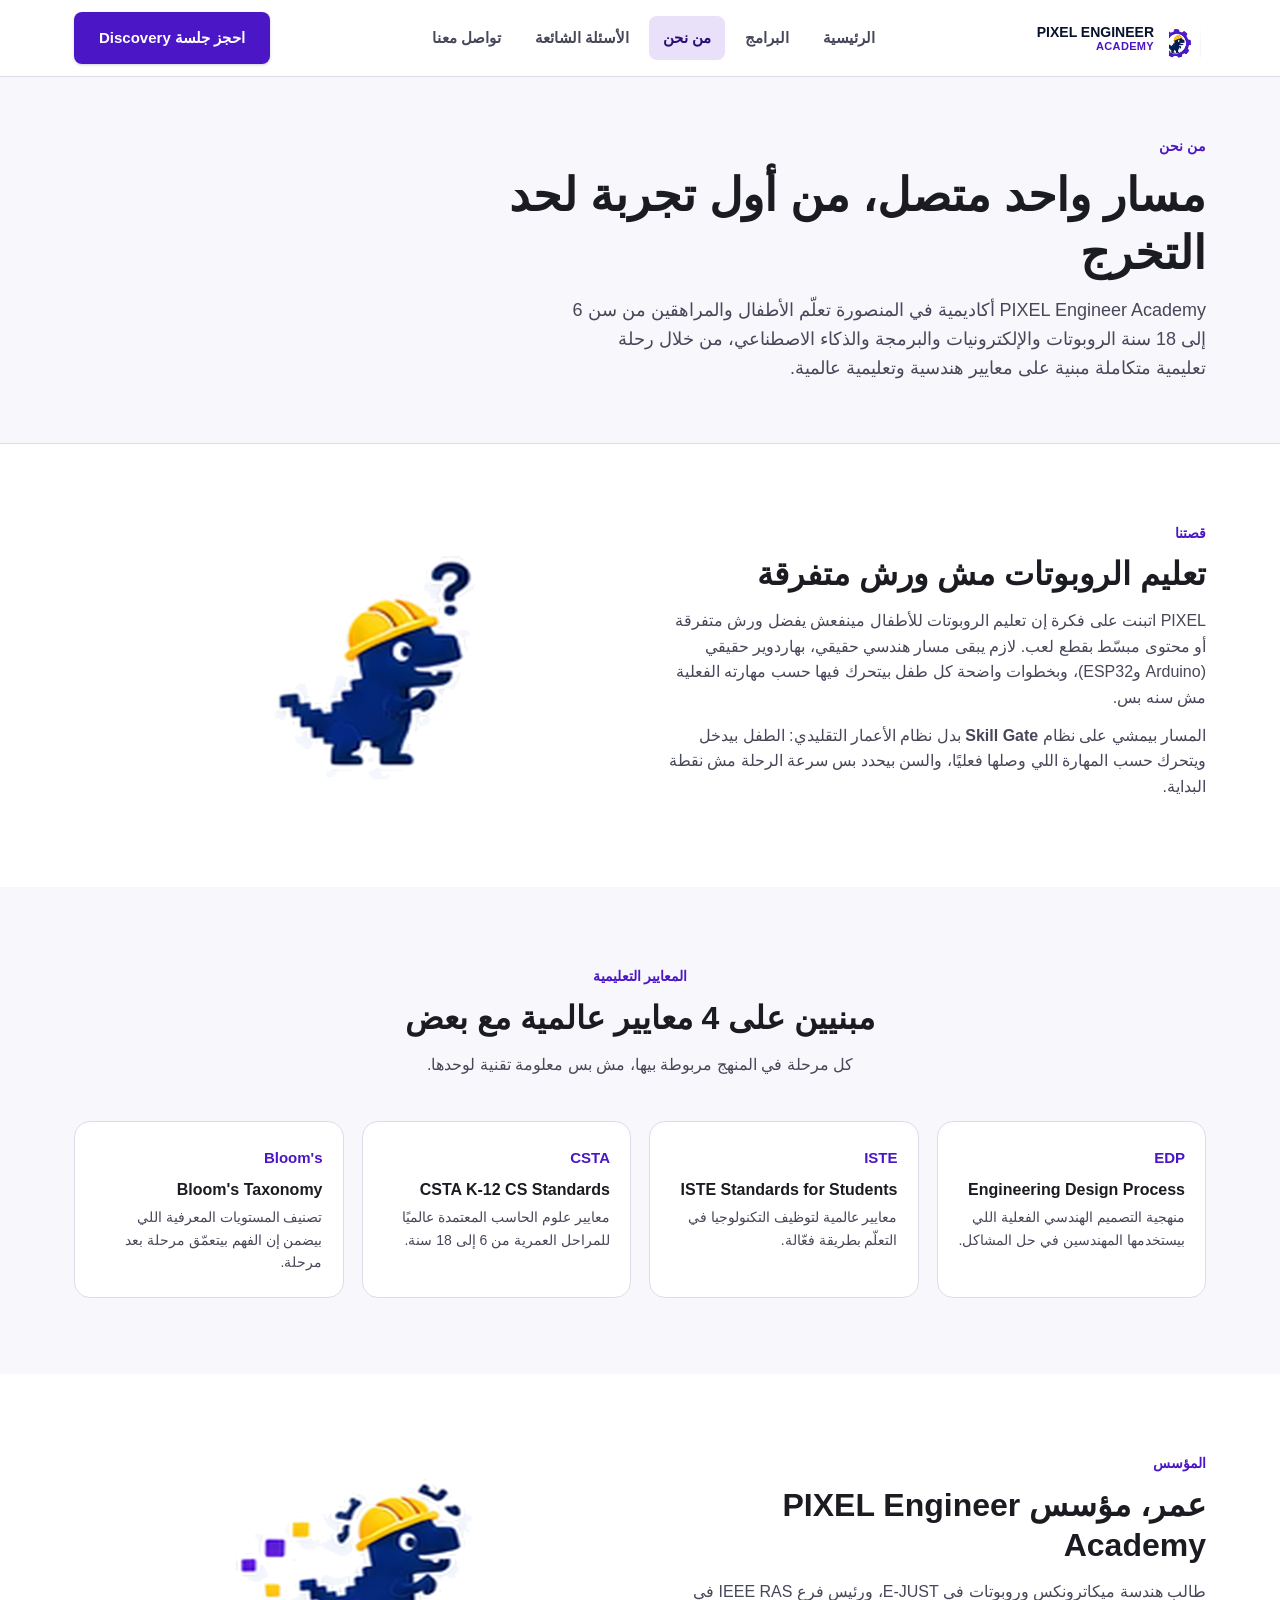
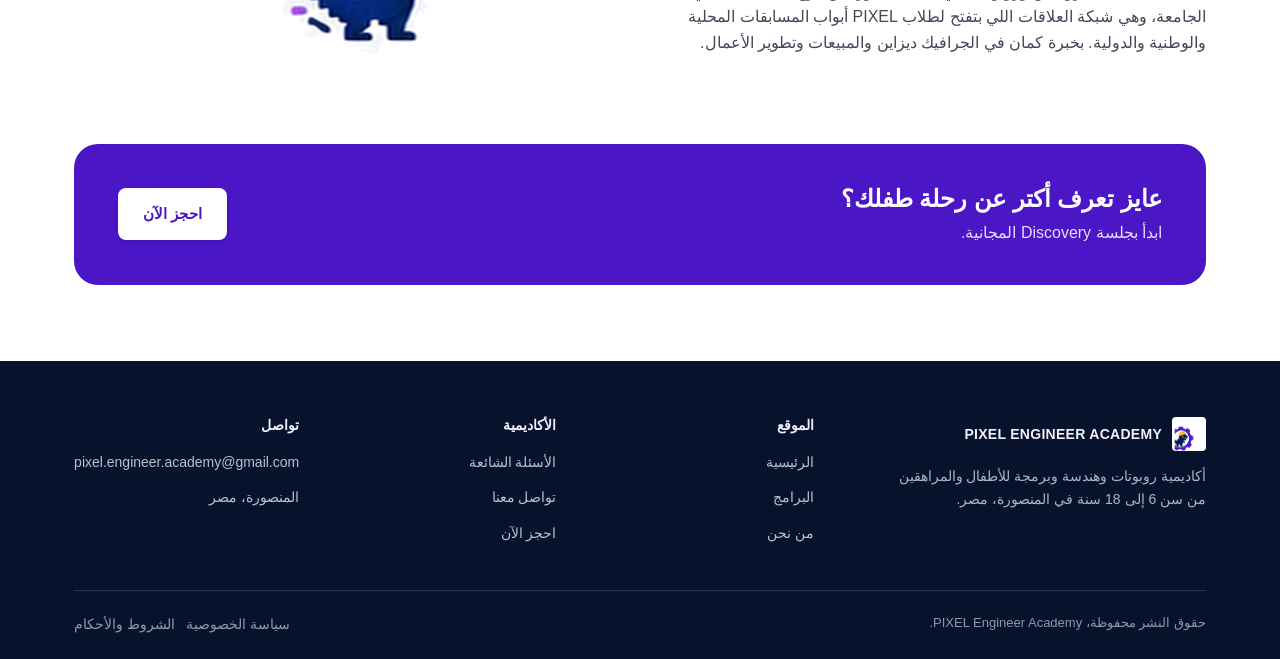
<file: about.html>
<!DOCTYPE html>
<html lang="ar" dir="rtl">
<head>
<meta charset="UTF-8">
<meta name="viewport" content="width=device-width, initial-scale=1.0">
<title>من نحن - PIXEL Engineer Academy</title>
<meta name="description" content="تعرف على PIXEL Engineer Academy: قصتنا، المعايير التعليمية اللي بنعتمد عليها، ونظام Skill Gate.">
<meta name="robots" content="index, follow">
<meta name="referrer" content="strict-origin-when-cross-origin">
<meta http-equiv="Content-Security-Policy" content="default-src 'self'; img-src 'self' data:; style-src 'self' 'unsafe-inline' https://fonts.googleapis.com; font-src https://fonts.gstatic.com; frame-src https://docs.google.com; script-src 'self'; base-uri 'self'; form-action 'self' https://docs.google.com;">
<link rel="icon" href="assets/favicon-32.png" sizes="32x32">
<link rel="icon" href="assets/favicon-16.png" sizes="16x16">
<link rel="apple-touch-icon" href="assets/apple-touch-icon.png">
<link rel="canonical" href="https://pixelengineeracademy.com/about.html">
<link rel="preconnect" href="https://fonts.googleapis.com">
<link rel="preconnect" href="https://fonts.gstatic.com" crossorigin>
<link href="https://fonts.googleapis.com/css2?family=Montserrat:wght@500;600;700;800&display=swap" rel="stylesheet">
<link rel="stylesheet" href="css/style.css">
</head>
<body>
<a href="#main" class="skip-link">تخطي إلى المحتوى</a>

<header class="site-header">
  <div class="wrap">
    <a href="index.html" class="brand">
      <img src="assets/icon.png" alt="شعار PIXEL Engineer Academy" width="40" height="40">
      <span class="brand-text">PIXEL ENGINEER<span>ACADEMY</span></span>
    </a>
    <nav class="main-nav" id="main-nav" aria-label="التنقل الرئيسي">
      <ul>
        <li><a href="index.html">الرئيسية</a></li>
        <li><a href="programs.html">البرامج</a></li>
        <li><a href="about.html" class="active" aria-current="page">من نحن</a></li>
        <li><a href="faq.html">الأسئلة الشائعة</a></li>
        <li><a href="contact.html">تواصل معنا</a></li>
      </ul>
    </nav>
    <div class="header-cta">
      <a href="book.html" class="btn btn-primary">احجز جلسة Discovery</a>
      <button class="nav-toggle" id="navToggle" aria-label="فتح قائمة التنقل" aria-expanded="false" aria-controls="main-nav">
        <svg class="icon" viewBox="0 0 24 24" fill="none" stroke="currentColor" stroke-width="2" stroke-linecap="round"><path d="M3 6h18M3 12h18M3 18h18"/></svg>
      </button>
    </div>
  </div>
</header>

<main id="main">

  <section class="page-hero">
    <div class="wrap">
      <div class="eyebrow">من نحن</div>
      <h1>مسار واحد متصل، من أول تجربة لحد التخرج</h1>
      <p class="lede">PIXEL Engineer Academy أكاديمية في المنصورة تعلّم الأطفال والمراهقين من سن 6 إلى 18 سنة الروبوتات والإلكترونيات والبرمجة والذكاء الاصطناعي، من خلال رحلة تعليمية متكاملة مبنية على معايير هندسية وتعليمية عالمية.</p>
    </div>
  </section>

  <section>
    <div class="wrap">
      <div class="grid-2" style="align-items:center; gap:56px;">
        <div>
          <div class="kicker">قصتنا</div>
          <h2>تعليم الروبوتات مش ورش متفرقة</h2>
          <p style="font-size:16px;">
            PIXEL اتبنت على فكرة إن تعليم الروبوتات للأطفال مينفعش يفضل ورش متفرقة أو محتوى مبسّط بقطع لعب. لازم يبقى مسار هندسي حقيقي، بهاردوير حقيقي (Arduino وESP32)، وبخطوات واضحة كل طفل بيتحرك فيها حسب مهارته الفعلية مش سنه بس.
          </p>
          <p style="font-size:16px;">
            المسار بيمشي على نظام <strong>Skill Gate</strong> بدل نظام الأعمار التقليدي: الطفل بيدخل ويتحرك حسب المهارة اللي وصلها فعليًا، والسن بيحدد بس سرعة الرحلة مش نقطة البداية.
          </p>
        </div>
        <div class="mascot-frame">
          <img src="assets/mascot-thinking.png" alt="ماسكوت PIXEL بيفكر" width="240" height="240">
        </div>
      </div>
    </div>
  </section>

  <section class="section-alt">
    <div class="wrap">
      <div class="section-head center">
        <div class="kicker">المعايير التعليمية</div>
        <h2>مبنيين على 4 معايير عالمية مع بعض</h2>
        <p>كل مرحلة في المنهج مربوطة بيها، مش بس معلومة تقنية لوحدها.</p>
      </div>
      <div class="grid-4">
        <div class="feature-card">
          <div class="num">EDP</div>
          <h3>Engineering Design Process</h3>
          <p>منهجية التصميم الهندسي الفعلية اللي بيستخدمها المهندسين في حل المشاكل.</p>
        </div>
        <div class="feature-card">
          <div class="num">ISTE</div>
          <h3>ISTE Standards for Students</h3>
          <p>معايير عالمية لتوظيف التكنولوجيا في التعلّم بطريقة فعّالة.</p>
        </div>
        <div class="feature-card">
          <div class="num">CSTA</div>
          <h3>CSTA K-12 CS Standards</h3>
          <p>معايير علوم الحاسب المعتمدة عالميًا للمراحل العمرية من 6 إلى 18 سنة.</p>
        </div>
        <div class="feature-card">
          <div class="num">Bloom's</div>
          <h3>Bloom's Taxonomy</h3>
          <p>تصنيف المستويات المعرفية اللي بيضمن إن الفهم بيتعمّق مرحلة بعد مرحلة.</p>
        </div>
      </div>
    </div>
  </section>

  <section>
    <div class="wrap">
      <div class="grid-2" style="align-items:center; gap:56px;">
        <div class="mascot-frame" style="order:2;">
          <img src="assets/mascot-happy.png" alt="ماسكوت PIXEL فرحان" width="240" height="200">
        </div>
        <div style="order:1;">
          <div class="kicker">المؤسس</div>
          <h2>عمر، مؤسس PIXEL Engineer Academy</h2>
          <p style="font-size:16px;">
            طالب هندسة ميكاترونكس وروبوتات في E-JUST، ورئيس فرع IEEE RAS في الجامعة، وهي شبكة العلاقات اللي بتفتح لطلاب PIXEL أبواب المسابقات المحلية والوطنية والدولية. بخبرة كمان في الجرافيك ديزاين والمبيعات وتطوير الأعمال.
          </p>
        </div>
      </div>
    </div>
  </section>

  <section style="padding-top:0;">
    <div class="wrap">
      <div class="cta-band">
        <div>
          <h2>عايز تعرف أكتر عن رحلة طفلك؟</h2>
          <p>ابدأ بجلسة Discovery المجانية.</p>
        </div>
        <a href="book.html" class="btn btn-primary">احجز الآن</a>
      </div>
    </div>
  </section>

</main>

<footer class="site-footer">
  <div class="wrap">
    <div class="footer-grid">
      <div>
        <div class="footer-brand">
          <img src="assets/icon.png" alt="" width="34" height="34">
          <span>PIXEL ENGINEER ACADEMY</span>
        </div>
        <p style="max-width:320px; font-size:14px;">أكاديمية روبوتات وهندسة وبرمجة للأطفال والمراهقين من سن 6 إلى 18 سنة في المنصورة، مصر.</p>
      </div>
      <div>
        <h4>الموقع</h4>
        <ul>
          <li><a href="index.html">الرئيسية</a></li>
          <li><a href="programs.html">البرامج</a></li>
          <li><a href="about.html">من نحن</a></li>
        </ul>
      </div>
      <div>
        <h4>الأكاديمية</h4>
        <ul>
          <li><a href="faq.html">الأسئلة الشائعة</a></li>
          <li><a href="contact.html">تواصل معنا</a></li>
          <li><a href="book.html">احجز الآن</a></li>
        </ul>
      </div>
      <div>
        <h4>تواصل</h4>
        <ul>
          <li><a href="mailto:pixel.engineer.academy@gmail.com">pixel.engineer.academy@gmail.com</a></li>
          <li><a href="contact.html">المنصورة، مصر</a></li>
        </ul>
      </div>
    </div>
    <div class="footer-bottom">
      <span>حقوق النشر محفوظة، PIXEL Engineer Academy.</span>
      <span><a href="privacy.html">سياسة الخصوصية</a> &nbsp;&nbsp;<a href="terms.html">الشروط والأحكام</a></span>
    </div>
  </div>
</footer>

<script src="js/main.js"></script>
</body>
</html>
</file>
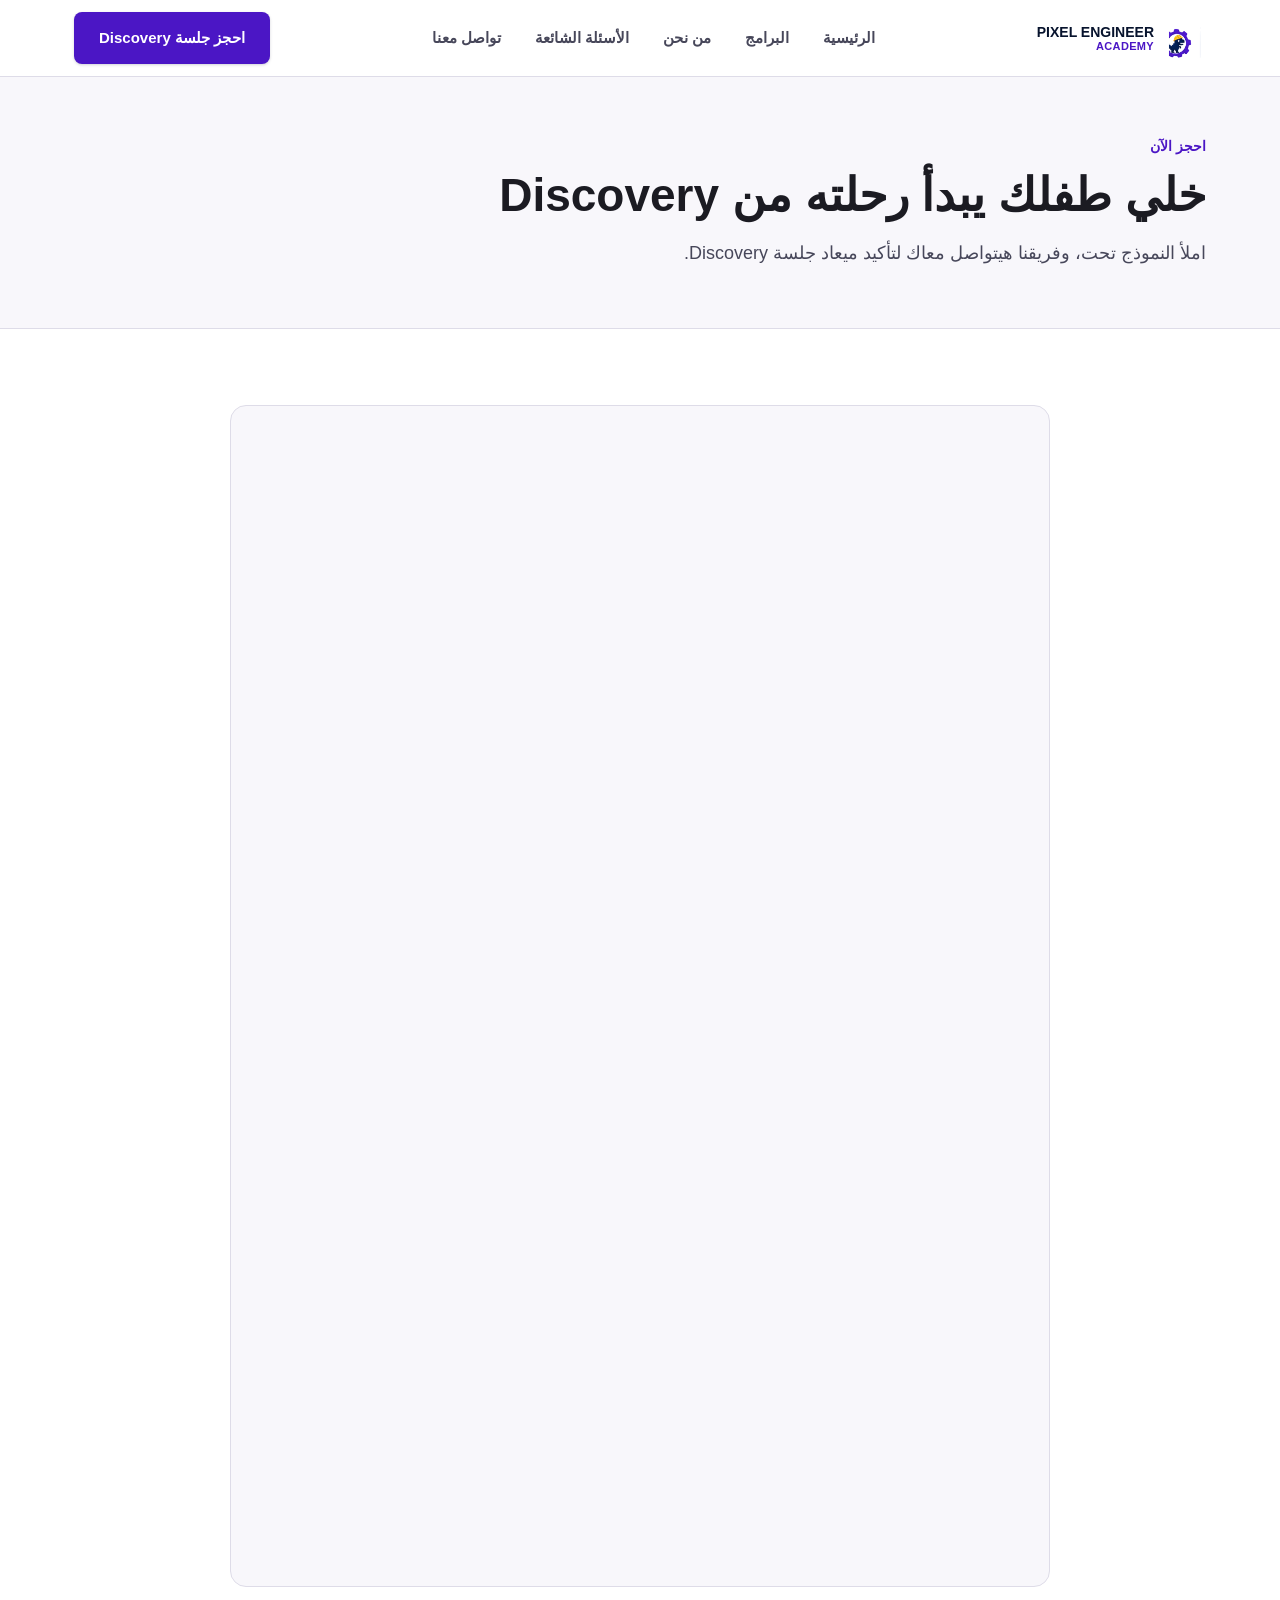
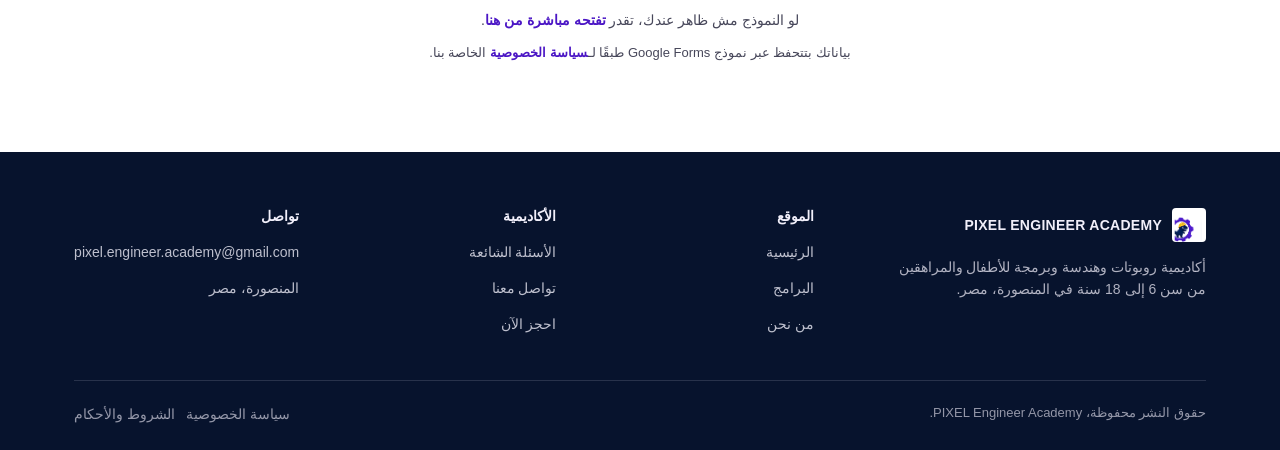
<file: book.html>
<!DOCTYPE html>
<html lang="ar" dir="rtl">
<head>
<meta charset="UTF-8">
<meta name="viewport" content="width=device-width, initial-scale=1.0">
<title>احجز الآن - PIXEL Engineer Academy</title>
<meta name="description" content="احجز جلسة Discovery لطفلك في PIXEL Engineer Academy، املأ نموذج الحجز مباشرة.">
<meta name="robots" content="index, follow">
<meta name="referrer" content="strict-origin-when-cross-origin">
<meta http-equiv="Content-Security-Policy" content="default-src 'self'; img-src 'self' data:; style-src 'self' 'unsafe-inline' https://fonts.googleapis.com; font-src https://fonts.gstatic.com; frame-src https://docs.google.com; script-src 'self'; base-uri 'self'; form-action 'self' https://docs.google.com;">
<link rel="icon" href="assets/favicon-32.png" sizes="32x32">
<link rel="icon" href="assets/favicon-16.png" sizes="16x16">
<link rel="apple-touch-icon" href="assets/apple-touch-icon.png">
<link rel="canonical" href="https://pixelengineeracademy.com/book.html">
<link rel="preconnect" href="https://fonts.googleapis.com">
<link rel="preconnect" href="https://fonts.gstatic.com" crossorigin>
<link href="https://fonts.googleapis.com/css2?family=Montserrat:wght@500;600;700;800&display=swap" rel="stylesheet">
<link rel="stylesheet" href="css/style.css">
</head>
<body>
<a href="#main" class="skip-link">تخطي إلى المحتوى</a>

<header class="site-header">
  <div class="wrap">
    <a href="index.html" class="brand">
      <img src="assets/icon.png" alt="شعار PIXEL Engineer Academy" width="40" height="40">
      <span class="brand-text">PIXEL ENGINEER<span>ACADEMY</span></span>
    </a>
    <nav class="main-nav" id="main-nav" aria-label="التنقل الرئيسي">
      <ul>
        <li><a href="index.html">الرئيسية</a></li>
        <li><a href="programs.html">البرامج</a></li>
        <li><a href="about.html">من نحن</a></li>
        <li><a href="faq.html">الأسئلة الشائعة</a></li>
        <li><a href="contact.html">تواصل معنا</a></li>
      </ul>
    </nav>
    <div class="header-cta">
      <a href="book.html" class="btn btn-primary">احجز جلسة Discovery</a>
      <button class="nav-toggle" id="navToggle" aria-label="فتح قائمة التنقل" aria-expanded="false" aria-controls="main-nav">
        <svg class="icon" viewBox="0 0 24 24" fill="none" stroke="currentColor" stroke-width="2" stroke-linecap="round"><path d="M3 6h18M3 12h18M3 18h18"/></svg>
      </button>
    </div>
  </div>
</header>

<main id="main">

  <section class="page-hero">
    <div class="wrap">
      <div class="eyebrow">احجز الآن</div>
      <h1>خلي طفلك يبدأ رحلته من Discovery</h1>
      <p class="lede">املأ النموذج تحت، وفريقنا هيتواصل معاك لتأكيد ميعاد جلسة Discovery.</p>
    </div>
  </section>

  <section>
    <div class="wrap">
      <div style="max-width:820px; margin:0 auto;">
        <div class="form-embed">
          <iframe src="https://docs.google.com/forms/d/e/1FAIpQLSd7KCntfMQ4mcDgL64rzO8yrDVRoMa7WD_x0ysvzUFFrhq-yg/viewform?embedded=true"
                  title="نموذج حجز جلسة Discovery، PIXEL Engineer Academy"
                  loading="lazy"
                  referrerpolicy="strict-origin-when-cross-origin">
            جارٍ تحميل النموذج
          </iframe>
        </div>
        <p style="text-align:center; margin-top:22px; color:var(--on-surface-variant); font-size:14px;">
          لو النموذج مش ظاهر عندك، تقدر <a href="https://docs.google.com/forms/d/e/1FAIpQLSd7KCntfMQ4mcDgL64rzO8yrDVRoMa7WD_x0ysvzUFFrhq-yg/viewform" target="_blank" rel="noopener noreferrer" style="color:var(--primary); font-weight:700;">تفتحه مباشرة من هنا</a>.
        </p>
        <p style="text-align:center; font-size:13px; color:var(--on-surface-variant);">
          بياناتك بتتحفظ عبر نموذج Google Forms طبقًا لـ<a href="privacy.html" style="color:var(--primary); font-weight:600;">سياسة الخصوصية</a> الخاصة بنا.
        </p>
      </div>
    </div>
  </section>

</main>

<footer class="site-footer">
  <div class="wrap">
    <div class="footer-grid">
      <div>
        <div class="footer-brand">
          <img src="assets/icon.png" alt="" width="34" height="34">
          <span>PIXEL ENGINEER ACADEMY</span>
        </div>
        <p style="max-width:320px; font-size:14px;">أكاديمية روبوتات وهندسة وبرمجة للأطفال والمراهقين من سن 6 إلى 18 سنة في المنصورة، مصر.</p>
      </div>
      <div>
        <h4>الموقع</h4>
        <ul>
          <li><a href="index.html">الرئيسية</a></li>
          <li><a href="programs.html">البرامج</a></li>
          <li><a href="about.html">من نحن</a></li>
        </ul>
      </div>
      <div>
        <h4>الأكاديمية</h4>
        <ul>
          <li><a href="faq.html">الأسئلة الشائعة</a></li>
          <li><a href="contact.html">تواصل معنا</a></li>
          <li><a href="book.html">احجز الآن</a></li>
        </ul>
      </div>
      <div>
        <h4>تواصل</h4>
        <ul>
          <li><a href="mailto:pixel.engineer.academy@gmail.com">pixel.engineer.academy@gmail.com</a></li>
          <li><a href="contact.html">المنصورة، مصر</a></li>
        </ul>
      </div>
    </div>
    <div class="footer-bottom">
      <span>حقوق النشر محفوظة، PIXEL Engineer Academy.</span>
      <span><a href="privacy.html">سياسة الخصوصية</a> &nbsp;&nbsp;<a href="terms.html">الشروط والأحكام</a></span>
    </div>
  </div>
</footer>

<script src="js/main.js"></script>
</body>
</html>
</file>
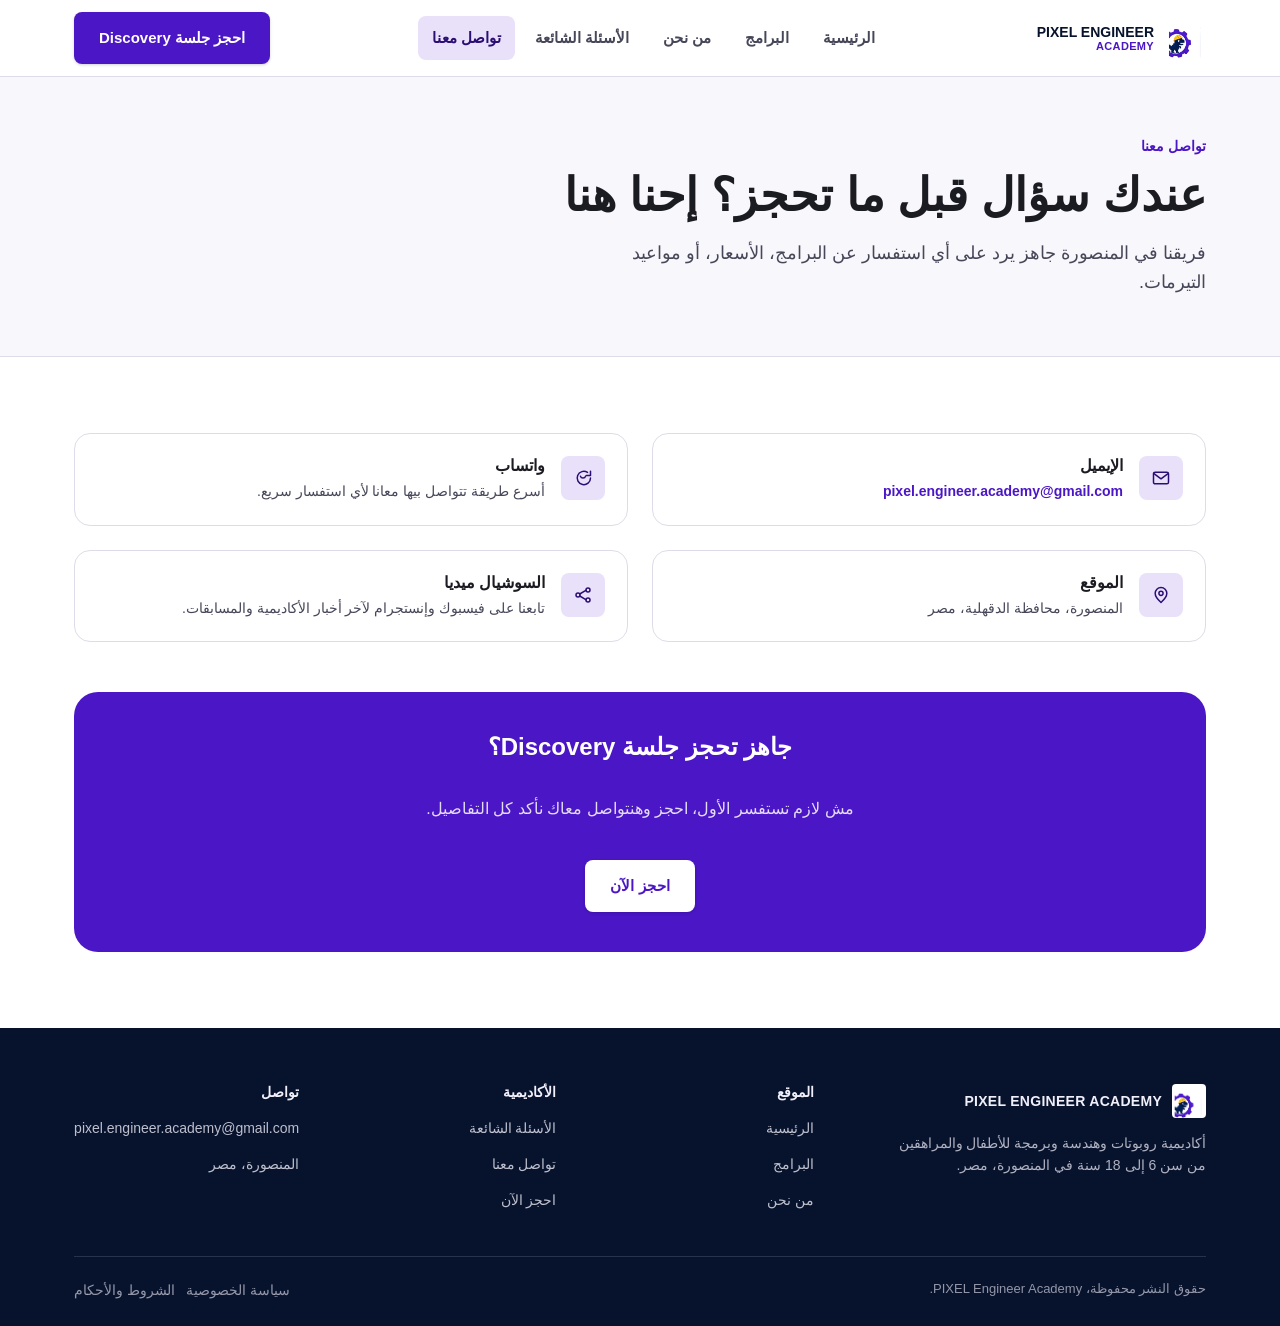
<file: contact.html>
<!DOCTYPE html>
<html lang="ar" dir="rtl">
<head>
<meta charset="UTF-8">
<meta name="viewport" content="width=device-width, initial-scale=1.0">
<title>تواصل معنا - PIXEL Engineer Academy</title>
<meta name="description" content="تواصل مع فريق PIXEL Engineer Academy في المنصورة عبر الإيميل أو واتساب.">
<meta name="robots" content="index, follow">
<meta name="referrer" content="strict-origin-when-cross-origin">
<meta http-equiv="Content-Security-Policy" content="default-src 'self'; img-src 'self' data:; style-src 'self' 'unsafe-inline' https://fonts.googleapis.com; font-src https://fonts.gstatic.com; frame-src https://docs.google.com; script-src 'self'; base-uri 'self'; form-action 'self' https://docs.google.com;">
<link rel="icon" href="assets/favicon-32.png" sizes="32x32">
<link rel="icon" href="assets/favicon-16.png" sizes="16x16">
<link rel="apple-touch-icon" href="assets/apple-touch-icon.png">
<link rel="canonical" href="https://pixelengineeracademy.com/contact.html">
<link rel="preconnect" href="https://fonts.googleapis.com">
<link rel="preconnect" href="https://fonts.gstatic.com" crossorigin>
<link href="https://fonts.googleapis.com/css2?family=Montserrat:wght@500;600;700;800&display=swap" rel="stylesheet">
<link rel="stylesheet" href="css/style.css">
</head>
<body>
<a href="#main" class="skip-link">تخطي إلى المحتوى</a>

<header class="site-header">
  <div class="wrap">
    <a href="index.html" class="brand">
      <img src="assets/icon.png" alt="شعار PIXEL Engineer Academy" width="40" height="40">
      <span class="brand-text">PIXEL ENGINEER<span>ACADEMY</span></span>
    </a>
    <nav class="main-nav" id="main-nav" aria-label="التنقل الرئيسي">
      <ul>
        <li><a href="index.html">الرئيسية</a></li>
        <li><a href="programs.html">البرامج</a></li>
        <li><a href="about.html">من نحن</a></li>
        <li><a href="faq.html">الأسئلة الشائعة</a></li>
        <li><a href="contact.html" class="active" aria-current="page">تواصل معنا</a></li>
      </ul>
    </nav>
    <div class="header-cta">
      <a href="book.html" class="btn btn-primary">احجز جلسة Discovery</a>
      <button class="nav-toggle" id="navToggle" aria-label="فتح قائمة التنقل" aria-expanded="false" aria-controls="main-nav">
        <svg class="icon" viewBox="0 0 24 24" fill="none" stroke="currentColor" stroke-width="2" stroke-linecap="round"><path d="M3 6h18M3 12h18M3 18h18"/></svg>
      </button>
    </div>
  </div>
</header>

<main id="main">

  <section class="page-hero">
    <div class="wrap">
      <div class="eyebrow">تواصل معنا</div>
      <h1>عندك سؤال قبل ما تحجز؟ إحنا هنا</h1>
      <p class="lede">فريقنا في المنصورة جاهز يرد على أي استفسار عن البرامج، الأسعار، أو مواعيد التيرمات.</p>
    </div>
  </section>

  <section>
    <div class="wrap">
      <div class="grid-2" style="gap:24px;">
        <div class="info-card">
          <div class="ico">
            <svg class="icon" viewBox="0 0 24 24" fill="none" stroke="currentColor" stroke-width="1.8" stroke-linecap="round" stroke-linejoin="round"><rect x="3" y="5" width="18" height="14" rx="2"/><path d="m4 7 8 6 8-6"/></svg>
          </div>
          <div>
            <h3>الإيميل</h3>
            <p><a href="mailto:pixel.engineer.academy@gmail.com" style="color:var(--primary); font-weight:600;">pixel.engineer.academy@gmail.com</a></p>
          </div>
        </div>
        <div class="info-card">
          <div class="ico">
            <svg class="icon" viewBox="0 0 24 24" fill="none" stroke="currentColor" stroke-width="1.8" stroke-linecap="round" stroke-linejoin="round"><path d="M21 12a8 8 0 1 1-3.6-6.7"/><path d="M21 4v5h-5"/><path d="M9 10s.5 2 3 2 3-2 3-2"/></svg>
          </div>
          <div>
            <h3>واتساب</h3>
            <p>أسرع طريقة تتواصل بيها معانا لأي استفسار سريع.</p>
          </div>
        </div>
        <div class="info-card">
          <div class="ico">
            <svg class="icon" viewBox="0 0 24 24" fill="none" stroke="currentColor" stroke-width="1.8" stroke-linecap="round" stroke-linejoin="round"><path d="M12 21s-7-6.1-7-11a7 7 0 0 1 14 0c0 4.9-7 11-7 11Z"/><circle cx="12" cy="10" r="2.5"/></svg>
          </div>
          <div>
            <h3>الموقع</h3>
            <p>المنصورة، محافظة الدقهلية، مصر</p>
          </div>
        </div>
        <div class="info-card">
          <div class="ico">
            <svg class="icon" viewBox="0 0 24 24" fill="none" stroke="currentColor" stroke-width="1.8" stroke-linecap="round" stroke-linejoin="round"><circle cx="6" cy="12" r="2.4"/><circle cx="18" cy="6" r="2.4"/><circle cx="18" cy="18" r="2.4"/><path d="m8.1 10.8 7.8-4.6M8.1 13.2l7.8 4.6"/></svg>
          </div>
          <div>
            <h3>السوشيال ميديا</h3>
            <p>تابعنا على فيسبوك وإنستجرام لآخر أخبار الأكاديمية والمسابقات.</p>
          </div>
        </div>
      </div>

      <div style="margin-top:50px;">
        <div class="cta-band" style="justify-content:center; text-align:center; flex-direction:column;">
          <h2>جاهز تحجز جلسة Discovery؟</h2>
          <p>مش لازم تستفسر الأول، احجز وهنتواصل معاك نأكد كل التفاصيل.</p>
          <a href="book.html" class="btn btn-primary" style="margin-top:10px;">احجز الآن</a>
        </div>
      </div>
    </div>
  </section>

</main>

<footer class="site-footer">
  <div class="wrap">
    <div class="footer-grid">
      <div>
        <div class="footer-brand">
          <img src="assets/icon.png" alt="" width="34" height="34">
          <span>PIXEL ENGINEER ACADEMY</span>
        </div>
        <p style="max-width:320px; font-size:14px;">أكاديمية روبوتات وهندسة وبرمجة للأطفال والمراهقين من سن 6 إلى 18 سنة في المنصورة، مصر.</p>
      </div>
      <div>
        <h4>الموقع</h4>
        <ul>
          <li><a href="index.html">الرئيسية</a></li>
          <li><a href="programs.html">البرامج</a></li>
          <li><a href="about.html">من نحن</a></li>
        </ul>
      </div>
      <div>
        <h4>الأكاديمية</h4>
        <ul>
          <li><a href="faq.html">الأسئلة الشائعة</a></li>
          <li><a href="contact.html">تواصل معنا</a></li>
          <li><a href="book.html">احجز الآن</a></li>
        </ul>
      </div>
      <div>
        <h4>تواصل</h4>
        <ul>
          <li><a href="mailto:pixel.engineer.academy@gmail.com">pixel.engineer.academy@gmail.com</a></li>
          <li><a href="contact.html">المنصورة، مصر</a></li>
        </ul>
      </div>
    </div>
    <div class="footer-bottom">
      <span>حقوق النشر محفوظة، PIXEL Engineer Academy.</span>
      <span><a href="privacy.html">سياسة الخصوصية</a> &nbsp;&nbsp;<a href="terms.html">الشروط والأحكام</a></span>
    </div>
  </div>
</footer>

<script src="js/main.js"></script>
</body>
</html>
</file>
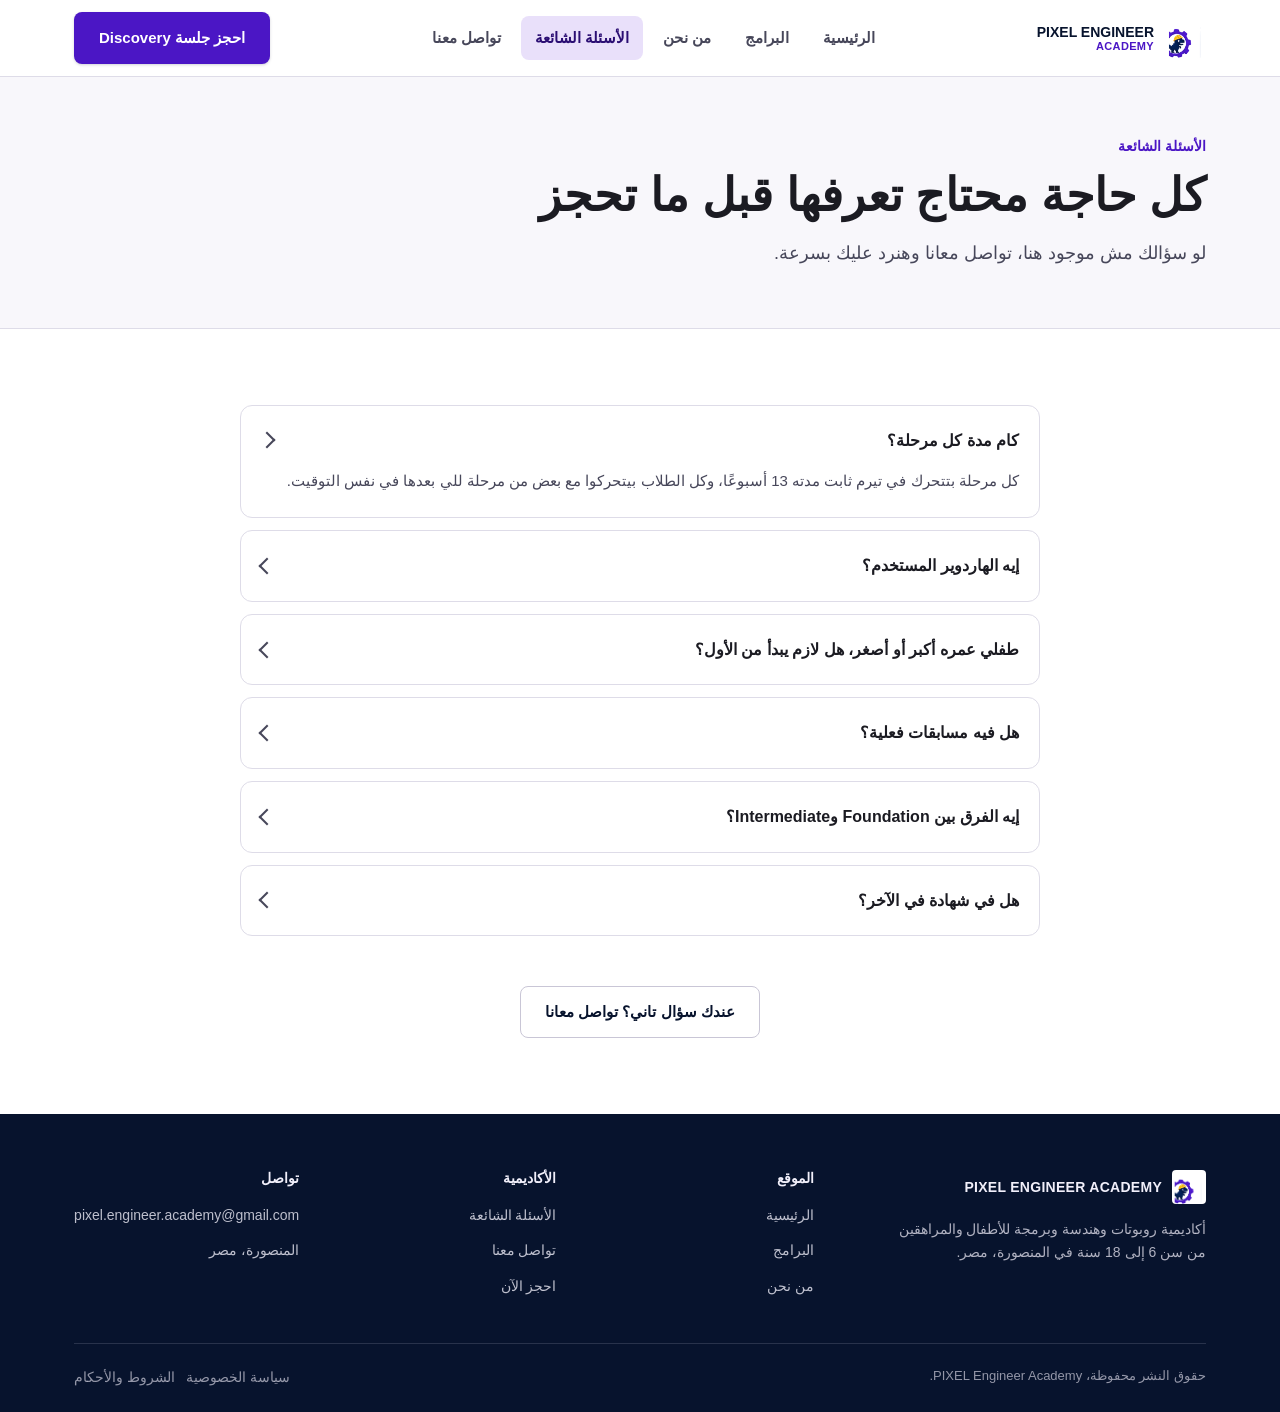
<file: faq.html>
<!DOCTYPE html>
<html lang="ar" dir="rtl">
<head>
<meta charset="UTF-8">
<meta name="viewport" content="width=device-width, initial-scale=1.0">
<title>الأسئلة الشائعة - PIXEL Engineer Academy</title>
<meta name="description" content="إجابات على أكتر الأسئلة شيوعًا عن برامج PIXEL Engineer Academy، الهاردوير، والمسابقات.">
<meta name="robots" content="index, follow">
<meta name="referrer" content="strict-origin-when-cross-origin">
<meta http-equiv="Content-Security-Policy" content="default-src 'self'; img-src 'self' data:; style-src 'self' 'unsafe-inline' https://fonts.googleapis.com; font-src https://fonts.gstatic.com; frame-src https://docs.google.com; script-src 'self'; base-uri 'self'; form-action 'self' https://docs.google.com;">
<link rel="icon" href="assets/favicon-32.png" sizes="32x32">
<link rel="icon" href="assets/favicon-16.png" sizes="16x16">
<link rel="apple-touch-icon" href="assets/apple-touch-icon.png">
<link rel="canonical" href="https://pixelengineeracademy.com/faq.html">
<link rel="preconnect" href="https://fonts.googleapis.com">
<link rel="preconnect" href="https://fonts.gstatic.com" crossorigin>
<link href="https://fonts.googleapis.com/css2?family=Montserrat:wght@500;600;700;800&display=swap" rel="stylesheet">
<link rel="stylesheet" href="css/style.css">
</head>
<body>
<a href="#main" class="skip-link">تخطي إلى المحتوى</a>

<header class="site-header">
  <div class="wrap">
    <a href="index.html" class="brand">
      <img src="assets/icon.png" alt="شعار PIXEL Engineer Academy" width="40" height="40">
      <span class="brand-text">PIXEL ENGINEER<span>ACADEMY</span></span>
    </a>
    <nav class="main-nav" id="main-nav" aria-label="التنقل الرئيسي">
      <ul>
        <li><a href="index.html">الرئيسية</a></li>
        <li><a href="programs.html">البرامج</a></li>
        <li><a href="about.html">من نحن</a></li>
        <li><a href="faq.html" class="active" aria-current="page">الأسئلة الشائعة</a></li>
        <li><a href="contact.html">تواصل معنا</a></li>
      </ul>
    </nav>
    <div class="header-cta">
      <a href="book.html" class="btn btn-primary">احجز جلسة Discovery</a>
      <button class="nav-toggle" id="navToggle" aria-label="فتح قائمة التنقل" aria-expanded="false" aria-controls="main-nav">
        <svg class="icon" viewBox="0 0 24 24" fill="none" stroke="currentColor" stroke-width="2" stroke-linecap="round"><path d="M3 6h18M3 12h18M3 18h18"/></svg>
      </button>
    </div>
  </div>
</header>

<main id="main">

  <section class="page-hero">
    <div class="wrap">
      <div class="eyebrow">الأسئلة الشائعة</div>
      <h1>كل حاجة محتاج تعرفها قبل ما تحجز</h1>
      <p class="lede">لو سؤالك مش موجود هنا، تواصل معانا وهنرد عليك بسرعة.</p>
    </div>
  </section>

  <section>
    <div class="wrap">
      <div style="max-width:800px; margin:0 auto;">

        <details class="faq-item" open>
          <summary>كام مدة كل مرحلة؟</summary>
          <p class="a">كل مرحلة بتتحرك في تيرم ثابت مدته 13 أسبوعًا، وكل الطلاب بيتحركوا مع بعض من مرحلة للي بعدها في نفس التوقيت.</p>
        </details>

        <details class="faq-item">
          <summary>إيه الهاردوير المستخدم؟</summary>
          <p class="a">Arduino وESP32 حقيقيان، مش ألعاب مبسطة، نفس الهاردوير اللي بيستخدمه المهندسين فعليًا.</p>
        </details>

        <details class="faq-item">
          <summary>طفلي عمره أكبر أو أصغر، هل لازم يبدأ من الأول؟</summary>
          <p class="a">لأ، الدخول بيعتمد على مهارة الطفل الفعلية مش سنه بس، من خلال نظام Skill Gate.</p>
        </details>

        <details class="faq-item">
          <summary>هل فيه مسابقات فعلية؟</summary>
          <p class="a">أيوه، من غير ما ينتظر الطالب يخلّص كل البرنامج، بيدخل فريق المسابقات بعد موديول واحد بس من مرحلة Advanced.</p>
        </details>

        <details class="faq-item">
          <summary>إيه الفرق بين Foundation وIntermediate؟</summary>
          <p class="a">Foundation بيبني الأساس، فهم السبب والنتيجة وأول برمجة حسب السن، وIntermediate بيدخل الطالب على الدوائر الحقيقية والبرمجة النصية بعمق أكبر زي المهندسين الحقيقيين.</p>
        </details>

        <details class="faq-item">
          <summary>هل في شهادة في الآخر؟</summary>
          <p class="a">أيوه، يوم تخرج رسمي فيه عرض مشروع نهائي، شهادة معتمدة، وفرصة يقدّم فيها الطالب فكرته كعرض استثماري في مسار ريادة أعمال.</p>
        </details>

      </div>

      <div style="text-align:center; margin-top:50px;">
        <a href="contact.html" class="btn btn-outline-navy">عندك سؤال تاني؟ تواصل معانا</a>
      </div>
    </div>
  </section>

</main>

<footer class="site-footer">
  <div class="wrap">
    <div class="footer-grid">
      <div>
        <div class="footer-brand">
          <img src="assets/icon.png" alt="" width="34" height="34">
          <span>PIXEL ENGINEER ACADEMY</span>
        </div>
        <p style="max-width:320px; font-size:14px;">أكاديمية روبوتات وهندسة وبرمجة للأطفال والمراهقين من سن 6 إلى 18 سنة في المنصورة، مصر.</p>
      </div>
      <div>
        <h4>الموقع</h4>
        <ul>
          <li><a href="index.html">الرئيسية</a></li>
          <li><a href="programs.html">البرامج</a></li>
          <li><a href="about.html">من نحن</a></li>
        </ul>
      </div>
      <div>
        <h4>الأكاديمية</h4>
        <ul>
          <li><a href="faq.html">الأسئلة الشائعة</a></li>
          <li><a href="contact.html">تواصل معنا</a></li>
          <li><a href="book.html">احجز الآن</a></li>
        </ul>
      </div>
      <div>
        <h4>تواصل</h4>
        <ul>
          <li><a href="mailto:pixel.engineer.academy@gmail.com">pixel.engineer.academy@gmail.com</a></li>
          <li><a href="contact.html">المنصورة، مصر</a></li>
        </ul>
      </div>
    </div>
    <div class="footer-bottom">
      <span>حقوق النشر محفوظة، PIXEL Engineer Academy.</span>
      <span><a href="privacy.html">سياسة الخصوصية</a> &nbsp;&nbsp;<a href="terms.html">الشروط والأحكام</a></span>
    </div>
  </div>
</footer>

<script src="js/main.js"></script>
</body>
</html>
</file>
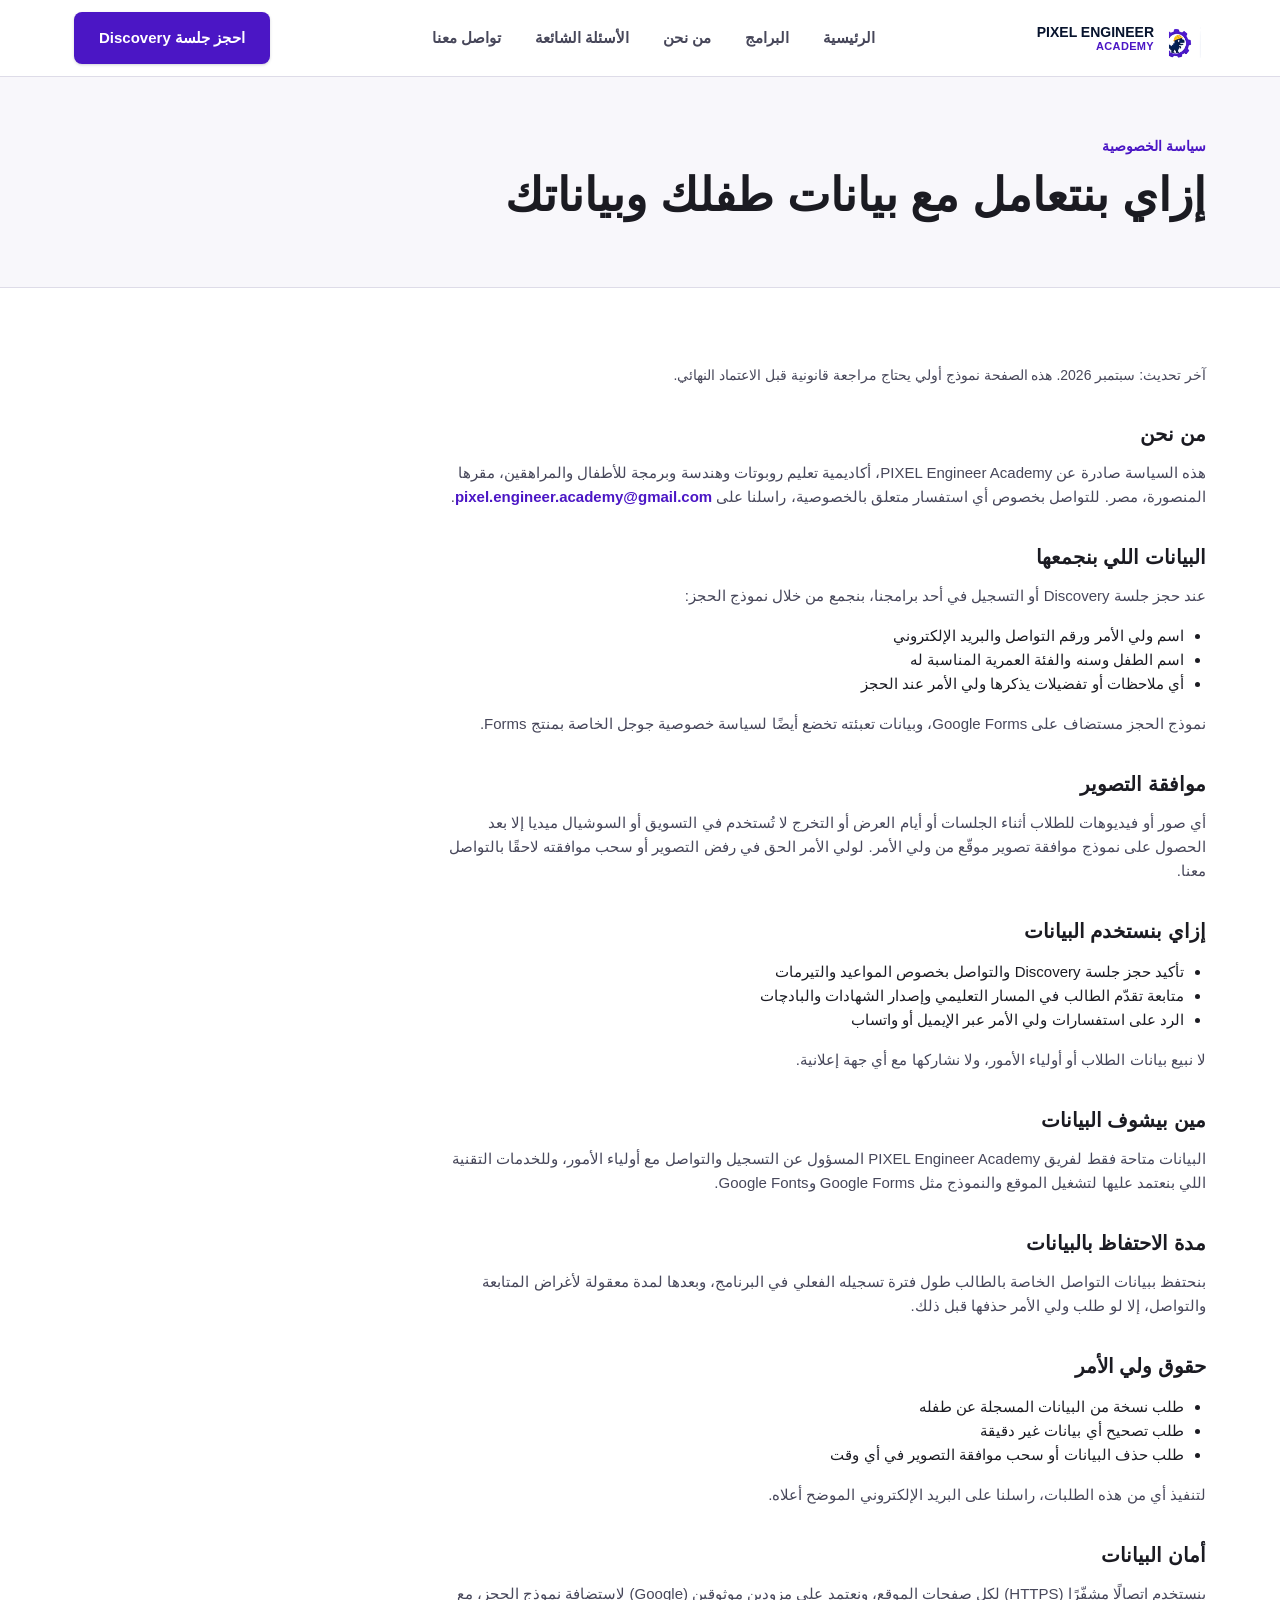
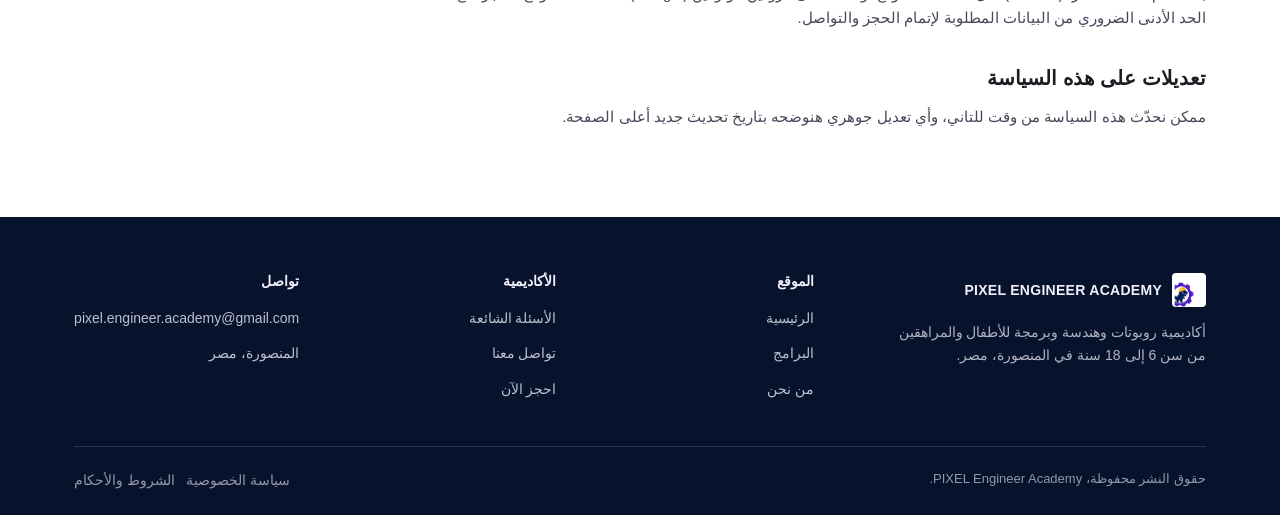
<file: privacy.html>
<!DOCTYPE html>
<html lang="ar" dir="rtl">
<head>
<meta charset="UTF-8">
<meta name="viewport" content="width=device-width, initial-scale=1.0">
<title>سياسة الخصوصية - PIXEL Engineer Academy</title>
<meta name="description" content="سياسة الخصوصية الخاصة بـ PIXEL Engineer Academy: إزاي بنجمع بيانات الطلاب وأولياء الأمور ونستخدمها ونحميها.">
<meta name="robots" content="index, follow">
<meta name="referrer" content="strict-origin-when-cross-origin">
<meta http-equiv="Content-Security-Policy" content="default-src 'self'; img-src 'self' data:; style-src 'self' 'unsafe-inline' https://fonts.googleapis.com; font-src https://fonts.gstatic.com; frame-src https://docs.google.com; script-src 'self'; base-uri 'self'; form-action 'self' https://docs.google.com;">
<link rel="icon" href="assets/favicon-32.png" sizes="32x32">
<link rel="icon" href="assets/favicon-16.png" sizes="16x16">
<link rel="apple-touch-icon" href="assets/apple-touch-icon.png">
<link rel="canonical" href="https://pixelengineeracademy.com/privacy.html">
<link rel="preconnect" href="https://fonts.googleapis.com">
<link rel="preconnect" href="https://fonts.gstatic.com" crossorigin>
<link href="https://fonts.googleapis.com/css2?family=Montserrat:wght@500;600;700;800&display=swap" rel="stylesheet">
<link rel="stylesheet" href="css/style.css">
</head>
<body>
<a href="#main" class="skip-link">تخطي إلى المحتوى</a>

<header class="site-header">
  <div class="wrap">
    <a href="index.html" class="brand">
      <img src="assets/icon.png" alt="شعار PIXEL Engineer Academy" width="40" height="40">
      <span class="brand-text">PIXEL ENGINEER<span>ACADEMY</span></span>
    </a>
    <nav class="main-nav" id="main-nav" aria-label="التنقل الرئيسي">
      <ul>
        <li><a href="index.html">الرئيسية</a></li>
        <li><a href="programs.html">البرامج</a></li>
        <li><a href="about.html">من نحن</a></li>
        <li><a href="faq.html">الأسئلة الشائعة</a></li>
        <li><a href="contact.html">تواصل معنا</a></li>
      </ul>
    </nav>
    <div class="header-cta">
      <a href="book.html" class="btn btn-primary">احجز جلسة Discovery</a>
      <button class="nav-toggle" id="navToggle" aria-label="فتح قائمة التنقل" aria-expanded="false" aria-controls="main-nav">
        <svg class="icon" viewBox="0 0 24 24" fill="none" stroke="currentColor" stroke-width="2" stroke-linecap="round"><path d="M3 6h18M3 12h18M3 18h18"/></svg>
      </button>
    </div>
  </div>
</header>

<main id="main">
  <section class="page-hero">
    <div class="wrap">
      <div class="eyebrow">سياسة الخصوصية</div>
      <h1>إزاي بنتعامل مع بيانات طفلك وبياناتك</h1>
    </div>
  </section>

  <section>
    <div class="wrap">
      <div class="legal">
        <p class="updated">آخر تحديث: سبتمبر 2026. هذه الصفحة نموذج أولي يحتاج مراجعة قانونية قبل الاعتماد النهائي.</p>

        <h2>من نحن</h2>
        <p>هذه السياسة صادرة عن PIXEL Engineer Academy، أكاديمية تعليم روبوتات وهندسة وبرمجة للأطفال والمراهقين، مقرها المنصورة، مصر. للتواصل بخصوص أي استفسار متعلق بالخصوصية، راسلنا على <a href="mailto:pixel.engineer.academy@gmail.com" style="color:var(--primary); font-weight:600;">pixel.engineer.academy@gmail.com</a>.</p>

        <h2>البيانات اللي بنجمعها</h2>
        <p>عند حجز جلسة Discovery أو التسجيل في أحد برامجنا، بنجمع من خلال نموذج الحجز:</p>
        <ul>
          <li>اسم ولي الأمر ورقم التواصل والبريد الإلكتروني</li>
          <li>اسم الطفل وسنه والفئة العمرية المناسبة له</li>
          <li>أي ملاحظات أو تفضيلات يذكرها ولي الأمر عند الحجز</li>
        </ul>
        <p>نموذج الحجز مستضاف على Google Forms، وبيانات تعبئته تخضع أيضًا لسياسة خصوصية جوجل الخاصة بمنتج Forms.</p>

        <h2>موافقة التصوير</h2>
        <p>أي صور أو فيديوهات للطلاب أثناء الجلسات أو أيام العرض أو التخرج لا تُستخدم في التسويق أو السوشيال ميديا إلا بعد الحصول على نموذج موافقة تصوير موقّع من ولي الأمر. لولي الأمر الحق في رفض التصوير أو سحب موافقته لاحقًا بالتواصل معنا.</p>

        <h2>إزاي بنستخدم البيانات</h2>
        <ul>
          <li>تأكيد حجز جلسة Discovery والتواصل بخصوص المواعيد والتيرمات</li>
          <li>متابعة تقدّم الطالب في المسار التعليمي وإصدار الشهادات والبادچات</li>
          <li>الرد على استفسارات ولي الأمر عبر الإيميل أو واتساب</li>
        </ul>
        <p>لا نبيع بيانات الطلاب أو أولياء الأمور، ولا نشاركها مع أي جهة إعلانية.</p>

        <h2>مين بيشوف البيانات</h2>
        <p>البيانات متاحة فقط لفريق PIXEL Engineer Academy المسؤول عن التسجيل والتواصل مع أولياء الأمور، وللخدمات التقنية اللي بنعتمد عليها لتشغيل الموقع والنموذج مثل Google Forms وGoogle Fonts.</p>

        <h2>مدة الاحتفاظ بالبيانات</h2>
        <p>بنحتفظ ببيانات التواصل الخاصة بالطالب طول فترة تسجيله الفعلي في البرنامج، وبعدها لمدة معقولة لأغراض المتابعة والتواصل، إلا لو طلب ولي الأمر حذفها قبل ذلك.</p>

        <h2>حقوق ولي الأمر</h2>
        <ul>
          <li>طلب نسخة من البيانات المسجلة عن طفله</li>
          <li>طلب تصحيح أي بيانات غير دقيقة</li>
          <li>طلب حذف البيانات أو سحب موافقة التصوير في أي وقت</li>
        </ul>
        <p>لتنفيذ أي من هذه الطلبات، راسلنا على البريد الإلكتروني الموضح أعلاه.</p>

        <h2>أمان البيانات</h2>
        <p>بنستخدم اتصالًا مشفّرًا (HTTPS) لكل صفحات الموقع، ونعتمد على مزودين موثوقين (Google) لاستضافة نموذج الحجز، مع الحد الأدنى الضروري من البيانات المطلوبة لإتمام الحجز والتواصل.</p>

        <h2>تعديلات على هذه السياسة</h2>
        <p>ممكن نحدّث هذه السياسة من وقت للتاني، وأي تعديل جوهري هنوضحه بتاريخ تحديث جديد أعلى الصفحة.</p>
      </div>
    </div>
  </section>
</main>

<footer class="site-footer">
  <div class="wrap">
    <div class="footer-grid">
      <div>
        <div class="footer-brand">
          <img src="assets/icon.png" alt="" width="34" height="34">
          <span>PIXEL ENGINEER ACADEMY</span>
        </div>
        <p style="max-width:320px; font-size:14px;">أكاديمية روبوتات وهندسة وبرمجة للأطفال والمراهقين من سن 6 إلى 18 سنة في المنصورة، مصر.</p>
      </div>
      <div>
        <h4>الموقع</h4>
        <ul>
          <li><a href="index.html">الرئيسية</a></li>
          <li><a href="programs.html">البرامج</a></li>
          <li><a href="about.html">من نحن</a></li>
        </ul>
      </div>
      <div>
        <h4>الأكاديمية</h4>
        <ul>
          <li><a href="faq.html">الأسئلة الشائعة</a></li>
          <li><a href="contact.html">تواصل معنا</a></li>
          <li><a href="book.html">احجز الآن</a></li>
        </ul>
      </div>
      <div>
        <h4>تواصل</h4>
        <ul>
          <li><a href="mailto:pixel.engineer.academy@gmail.com">pixel.engineer.academy@gmail.com</a></li>
          <li><a href="contact.html">المنصورة، مصر</a></li>
        </ul>
      </div>
    </div>
    <div class="footer-bottom">
      <span>حقوق النشر محفوظة، PIXEL Engineer Academy.</span>
      <span><a href="privacy.html">سياسة الخصوصية</a> &nbsp;&nbsp;<a href="terms.html">الشروط والأحكام</a></span>
    </div>
  </div>
</footer>

<script src="js/main.js"></script>
</body>
</html>
</file>
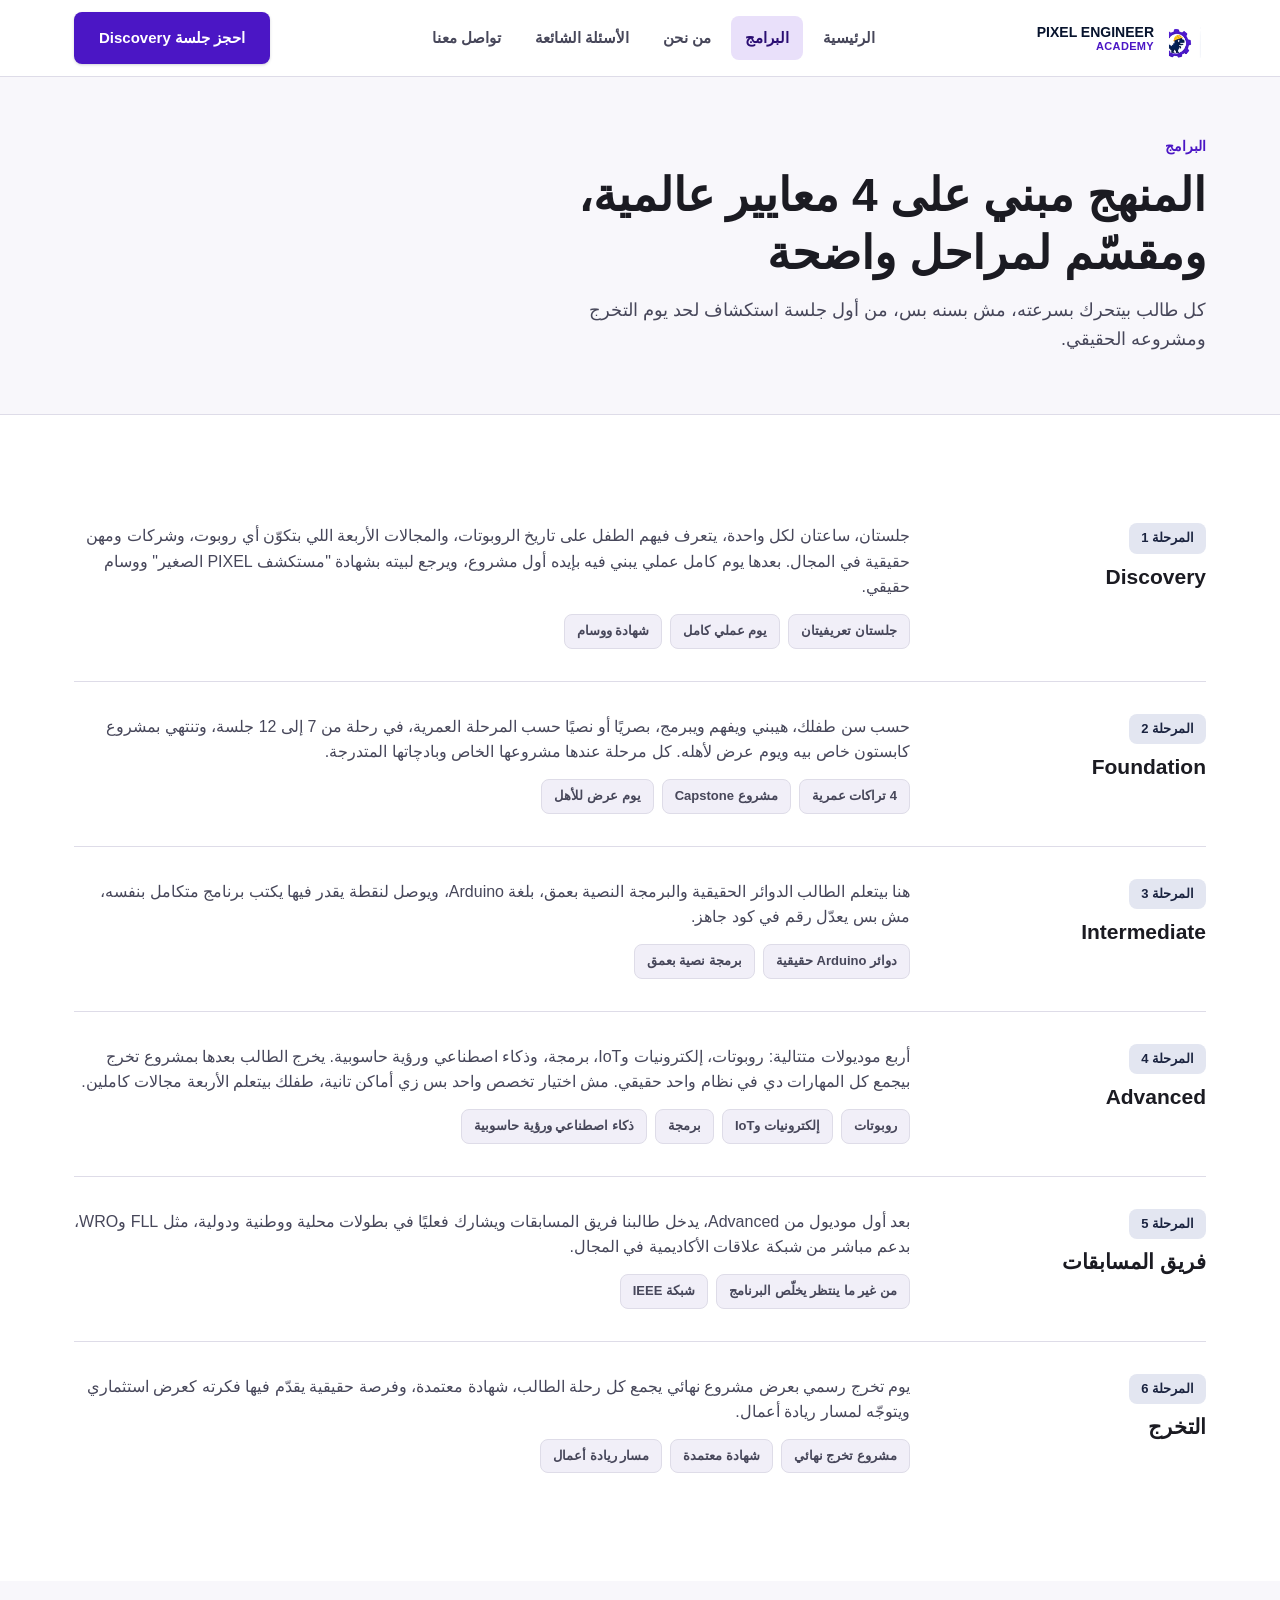
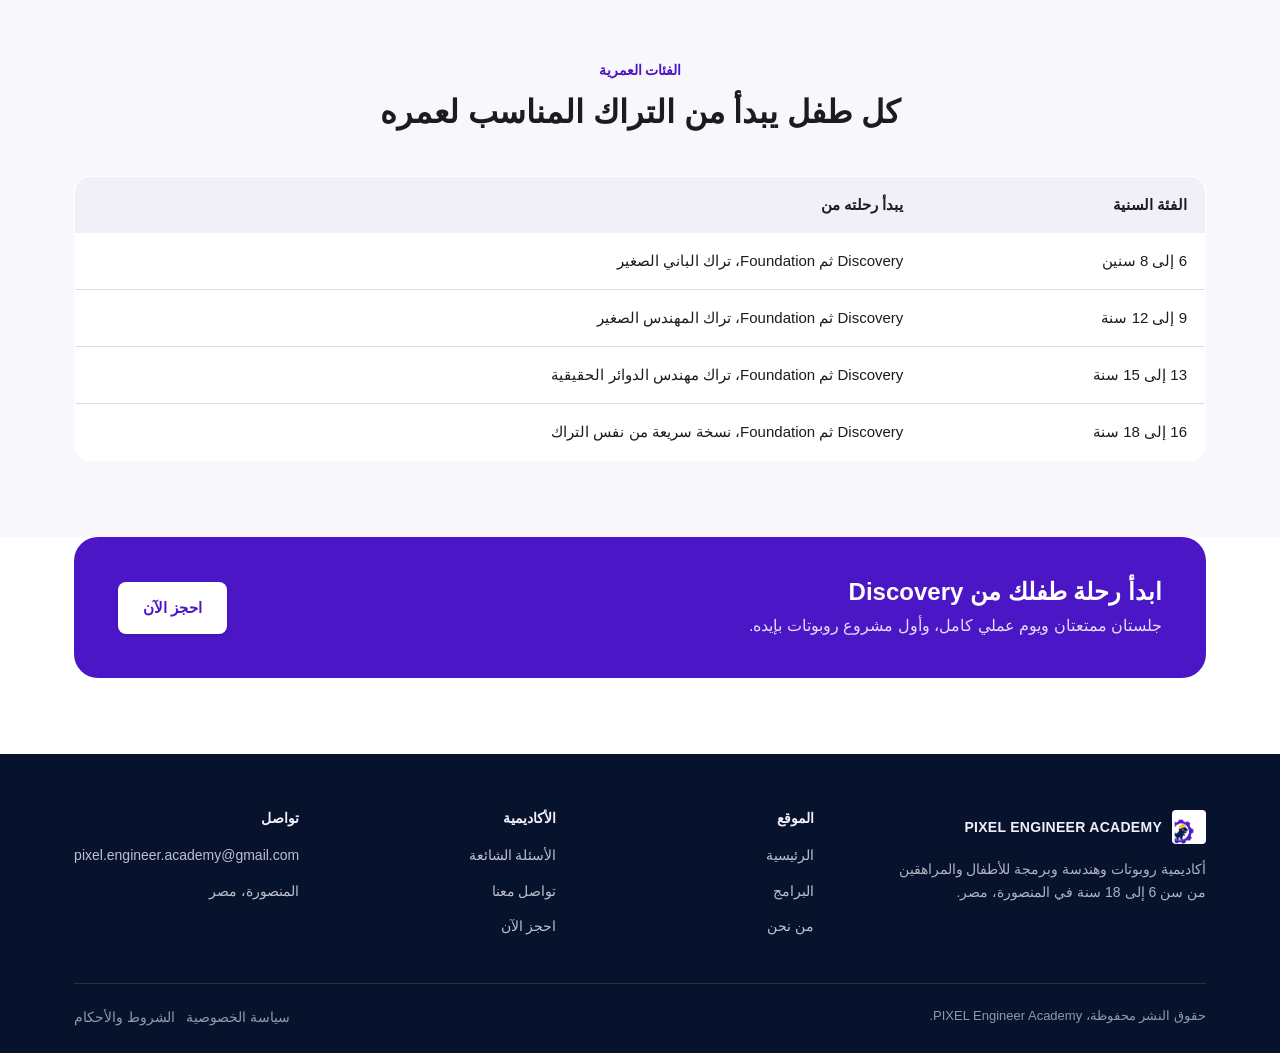
<file: programs.html>
<!DOCTYPE html>
<html lang="ar" dir="rtl">
<head>
<meta charset="UTF-8">
<meta name="viewport" content="width=device-width, initial-scale=1.0">
<title>البرامج - PIXEL Engineer Academy</title>
<meta name="description" content="من Discovery للتخرج: تعرف على كل مرحلة في رحلة طفلك التعليمية في PIXEL Engineer Academy، ونظام Skill Gate اللي بيحدد رحلته حسب مهارته الفعلية.">
<meta name="robots" content="index, follow">
<meta name="referrer" content="strict-origin-when-cross-origin">
<meta http-equiv="Content-Security-Policy" content="default-src 'self'; img-src 'self' data:; style-src 'self' 'unsafe-inline' https://fonts.googleapis.com; font-src https://fonts.gstatic.com; frame-src https://docs.google.com; script-src 'self'; base-uri 'self'; form-action 'self' https://docs.google.com;">
<link rel="icon" href="assets/favicon-32.png" sizes="32x32">
<link rel="icon" href="assets/favicon-16.png" sizes="16x16">
<link rel="apple-touch-icon" href="assets/apple-touch-icon.png">
<link rel="canonical" href="https://pixelengineeracademy.com/programs.html">
<link rel="preconnect" href="https://fonts.googleapis.com">
<link rel="preconnect" href="https://fonts.gstatic.com" crossorigin>
<link href="https://fonts.googleapis.com/css2?family=Montserrat:wght@500;600;700;800&display=swap" rel="stylesheet">
<link rel="stylesheet" href="css/style.css">
</head>
<body>
<a href="#main" class="skip-link">تخطي إلى المحتوى</a>

<header class="site-header">
  <div class="wrap">
    <a href="index.html" class="brand">
      <img src="assets/icon.png" alt="شعار PIXEL Engineer Academy" width="40" height="40">
      <span class="brand-text">PIXEL ENGINEER<span>ACADEMY</span></span>
    </a>
    <nav class="main-nav" id="main-nav" aria-label="التنقل الرئيسي">
      <ul>
        <li><a href="index.html">الرئيسية</a></li>
        <li><a href="programs.html" class="active" aria-current="page">البرامج</a></li>
        <li><a href="about.html">من نحن</a></li>
        <li><a href="faq.html">الأسئلة الشائعة</a></li>
        <li><a href="contact.html">تواصل معنا</a></li>
      </ul>
    </nav>
    <div class="header-cta">
      <a href="book.html" class="btn btn-primary">احجز جلسة Discovery</a>
      <button class="nav-toggle" id="navToggle" aria-label="فتح قائمة التنقل" aria-expanded="false" aria-controls="main-nav">
        <svg class="icon" viewBox="0 0 24 24" fill="none" stroke="currentColor" stroke-width="2" stroke-linecap="round"><path d="M3 6h18M3 12h18M3 18h18"/></svg>
      </button>
    </div>
  </div>
</header>

<main id="main">

  <section class="page-hero">
    <div class="wrap">
      <div class="eyebrow">البرامج</div>
      <h1>المنهج مبني على 4 معايير عالمية، ومقسّم لمراحل واضحة</h1>
      <p class="lede">كل طالب بيتحرك بسرعته، مش بسنه بس، من أول جلسة استكشاف لحد يوم التخرج ومشروعه الحقيقي.</p>
    </div>
  </section>

  <section>
    <div class="wrap">

      <div class="level-band">
        <div class="level-side">
          <span class="tag">المرحلة 1</span>
          <h3>Discovery</h3>
        </div>
        <div class="level-body">
          <p>جلستان، ساعتان لكل واحدة، يتعرف فيهم الطفل على تاريخ الروبوتات، والمجالات الأربعة اللي بتكوّن أي روبوت، وشركات ومهن حقيقية في المجال. بعدها يوم كامل عملي يبني فيه بإيده أول مشروع، ويرجع لبيته بشهادة "مستكشف PIXEL الصغير" ووسام حقيقي.</p>
          <div class="pill-row">
            <span class="pill">جلستان تعريفيتان</span>
            <span class="pill">يوم عملي كامل</span>
            <span class="pill">شهادة ووسام</span>
          </div>
        </div>
      </div>

      <div class="level-band">
        <div class="level-side">
          <span class="tag">المرحلة 2</span>
          <h3>Foundation</h3>
        </div>
        <div class="level-body">
          <p>حسب سن طفلك، هيبني ويفهم ويبرمج، بصريًا أو نصيًا حسب المرحلة العمرية، في رحلة من 7 إلى 12 جلسة، وتنتهي بمشروع كابستون خاص بيه ويوم عرض لأهله. كل مرحلة عندها مشروعها الخاص وبادچاتها المتدرجة.</p>
          <div class="pill-row">
            <span class="pill">4 تراكات عمرية</span>
            <span class="pill">مشروع Capstone</span>
            <span class="pill">يوم عرض للأهل</span>
          </div>
        </div>
      </div>

      <div class="level-band">
        <div class="level-side">
          <span class="tag">المرحلة 3</span>
          <h3>Intermediate</h3>
        </div>
        <div class="level-body">
          <p>هنا بيتعلم الطالب الدوائر الحقيقية والبرمجة النصية بعمق، بلغة Arduino، ويوصل لنقطة يقدر فيها يكتب برنامج متكامل بنفسه، مش بس يعدّل رقم في كود جاهز.</p>
          <div class="pill-row">
            <span class="pill">دوائر Arduino حقيقية</span>
            <span class="pill">برمجة نصية بعمق</span>
          </div>
        </div>
      </div>

      <div class="level-band">
        <div class="level-side">
          <span class="tag">المرحلة 4</span>
          <h3>Advanced</h3>
        </div>
        <div class="level-body">
          <p>أربع موديولات متتالية: روبوتات، إلكترونيات وIoT، برمجة، وذكاء اصطناعي ورؤية حاسوبية. يخرج الطالب بعدها بمشروع تخرج بيجمع كل المهارات دي في نظام واحد حقيقي. مش اختيار تخصص واحد بس زي أماكن تانية، طفلك بيتعلم الأربعة مجالات كاملين.</p>
          <div class="pill-row">
            <span class="pill">روبوتات</span>
            <span class="pill">إلكترونيات وIoT</span>
            <span class="pill">برمجة</span>
            <span class="pill">ذكاء اصطناعي ورؤية حاسوبية</span>
          </div>
        </div>
      </div>

      <div class="level-band">
        <div class="level-side">
          <span class="tag">المرحلة 5</span>
          <h3>فريق المسابقات</h3>
        </div>
        <div class="level-body">
          <p>بعد أول موديول من Advanced، يدخل طالبنا فريق المسابقات ويشارك فعليًا في بطولات محلية ووطنية ودولية، مثل FLL وWRO، بدعم مباشر من شبكة علاقات الأكاديمية في المجال.</p>
          <div class="pill-row">
            <span class="pill">من غير ما ينتظر يخلّص البرنامج</span>
            <span class="pill">شبكة IEEE</span>
          </div>
        </div>
      </div>

      <div class="level-band" style="border-bottom:none; margin-bottom:0;">
        <div class="level-side">
          <span class="tag">المرحلة 6</span>
          <h3>التخرج</h3>
        </div>
        <div class="level-body">
          <p>يوم تخرج رسمي بعرض مشروع نهائي يجمع كل رحلة الطالب، شهادة معتمدة، وفرصة حقيقية يقدّم فيها فكرته كعرض استثماري ويتوجّه لمسار ريادة أعمال.</p>
          <div class="pill-row">
            <span class="pill">مشروع تخرج نهائي</span>
            <span class="pill">شهادة معتمدة</span>
            <span class="pill">مسار ريادة أعمال</span>
          </div>
        </div>
      </div>

    </div>
  </section>

  <section class="section-alt">
    <div class="wrap">
      <div class="section-head center">
        <div class="kicker">الفئات العمرية</div>
        <h2>كل طفل يبدأ من التراك المناسب لعمره</h2>
      </div>
      <table class="tbl">
        <thead><tr><th>الفئة السنية</th><th>يبدأ رحلته من</th></tr></thead>
        <tbody>
          <tr><td>6 إلى 8 سنين</td><td>Discovery ثم Foundation، تراك الباني الصغير</td></tr>
          <tr><td>9 إلى 12 سنة</td><td>Discovery ثم Foundation، تراك المهندس الصغير</td></tr>
          <tr><td>13 إلى 15 سنة</td><td>Discovery ثم Foundation، تراك مهندس الدوائر الحقيقية</td></tr>
          <tr><td>16 إلى 18 سنة</td><td>Discovery ثم Foundation، نسخة سريعة من نفس التراك</td></tr>
        </tbody>
      </table>
    </div>
  </section>

  <section style="padding-top:0;">
    <div class="wrap">
      <div class="cta-band">
        <div>
          <h2>ابدأ رحلة طفلك من Discovery</h2>
          <p>جلستان ممتعتان ويوم عملي كامل، وأول مشروع روبوتات بإيده.</p>
        </div>
        <a href="book.html" class="btn btn-primary">احجز الآن</a>
      </div>
    </div>
  </section>

</main>

<footer class="site-footer">
  <div class="wrap">
    <div class="footer-grid">
      <div>
        <div class="footer-brand">
          <img src="assets/icon.png" alt="" width="34" height="34">
          <span>PIXEL ENGINEER ACADEMY</span>
        </div>
        <p style="max-width:320px; font-size:14px;">أكاديمية روبوتات وهندسة وبرمجة للأطفال والمراهقين من سن 6 إلى 18 سنة في المنصورة، مصر.</p>
      </div>
      <div>
        <h4>الموقع</h4>
        <ul>
          <li><a href="index.html">الرئيسية</a></li>
          <li><a href="programs.html">البرامج</a></li>
          <li><a href="about.html">من نحن</a></li>
        </ul>
      </div>
      <div>
        <h4>الأكاديمية</h4>
        <ul>
          <li><a href="faq.html">الأسئلة الشائعة</a></li>
          <li><a href="contact.html">تواصل معنا</a></li>
          <li><a href="book.html">احجز الآن</a></li>
        </ul>
      </div>
      <div>
        <h4>تواصل</h4>
        <ul>
          <li><a href="mailto:pixel.engineer.academy@gmail.com">pixel.engineer.academy@gmail.com</a></li>
          <li><a href="contact.html">المنصورة، مصر</a></li>
        </ul>
      </div>
    </div>
    <div class="footer-bottom">
      <span>حقوق النشر محفوظة، PIXEL Engineer Academy.</span>
      <span><a href="privacy.html">سياسة الخصوصية</a> &nbsp;&nbsp;<a href="terms.html">الشروط والأحكام</a></span>
    </div>
  </div>
</footer>

<script src="js/main.js"></script>
</body>
</html>
</file>
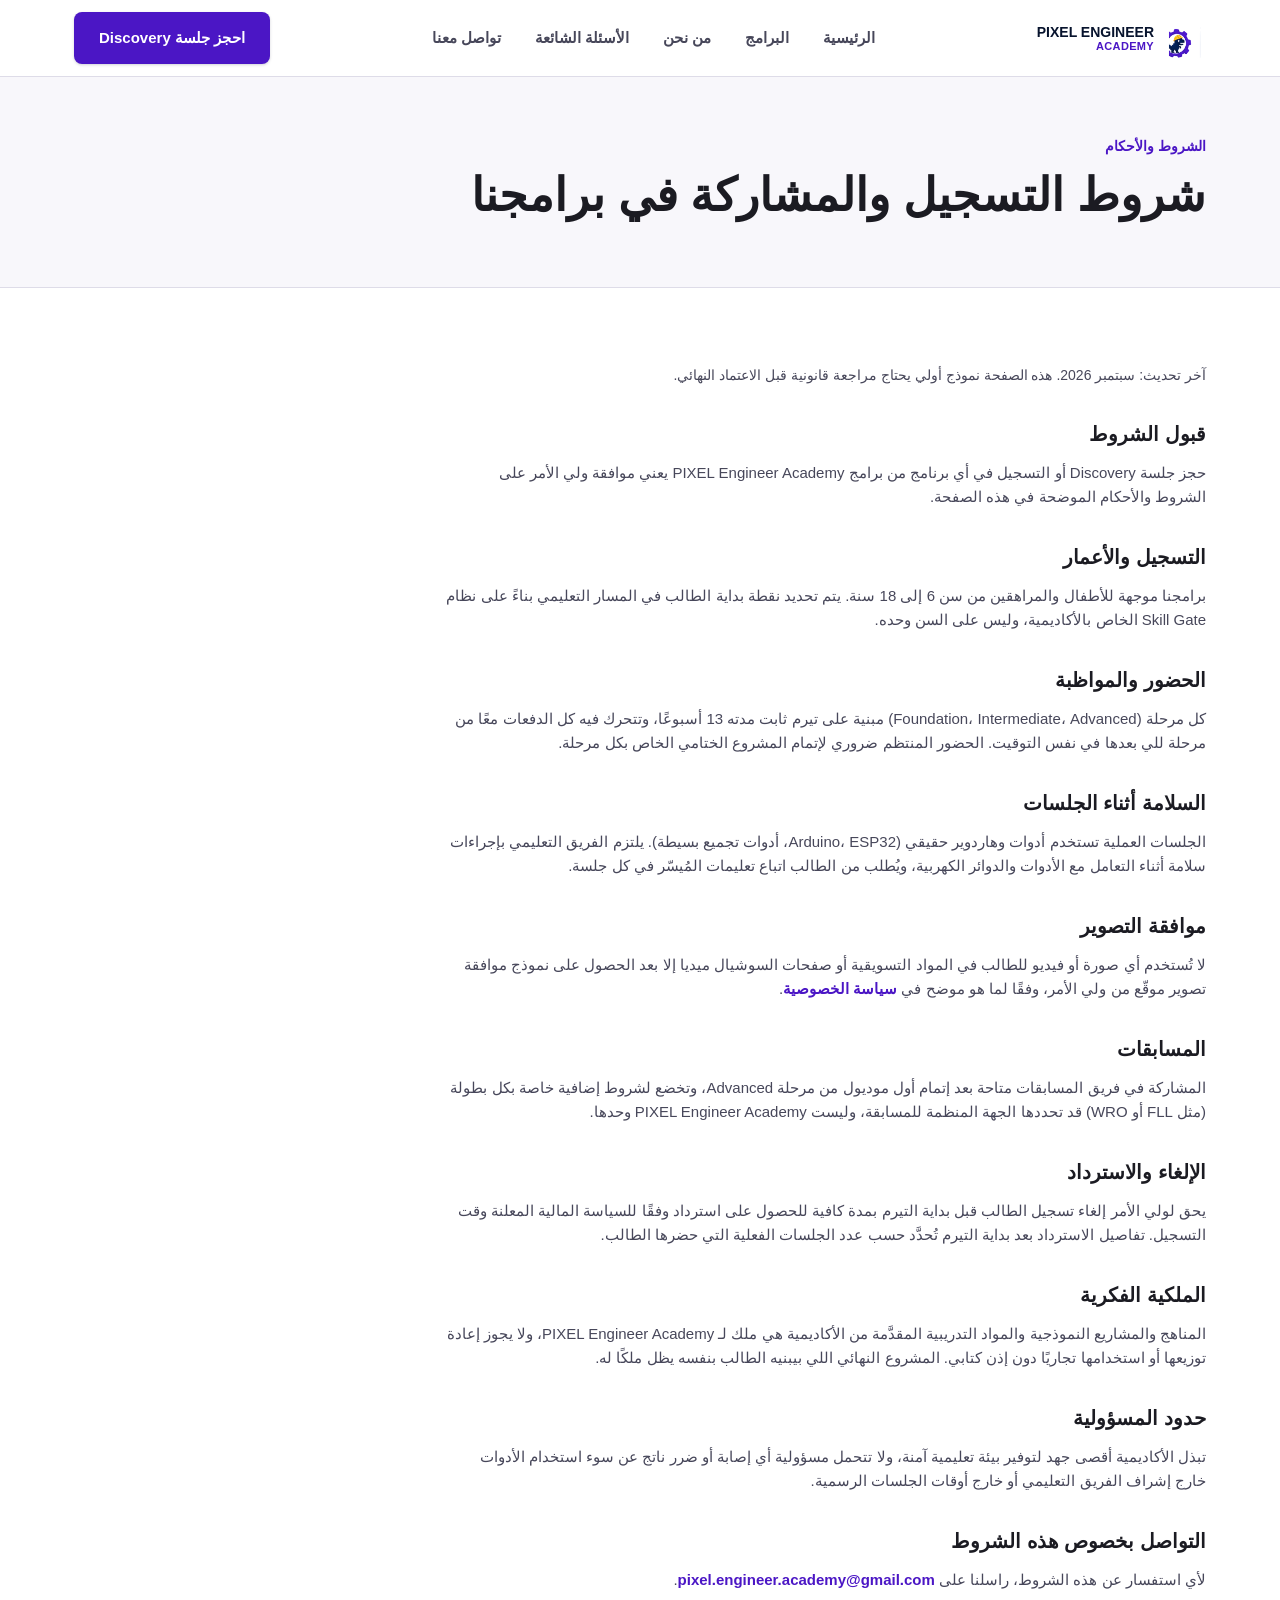
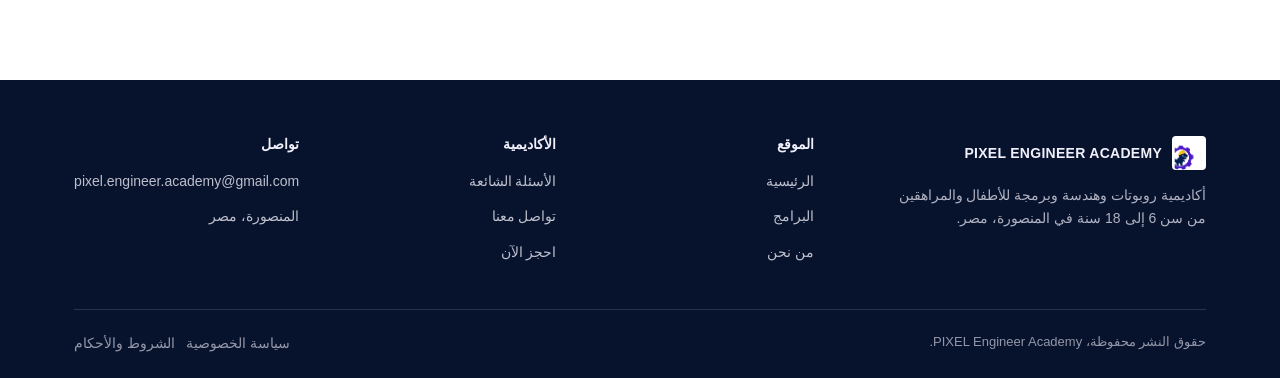
<file: terms.html>
<!DOCTYPE html>
<html lang="ar" dir="rtl">
<head>
<meta charset="UTF-8">
<meta name="viewport" content="width=device-width, initial-scale=1.0">
<title>الشروط والأحكام - PIXEL Engineer Academy</title>
<meta name="description" content="الشروط والأحكام الخاصة بالتسجيل والمشاركة في برامج PIXEL Engineer Academy.">
<meta name="robots" content="index, follow">
<meta name="referrer" content="strict-origin-when-cross-origin">
<meta http-equiv="Content-Security-Policy" content="default-src 'self'; img-src 'self' data:; style-src 'self' 'unsafe-inline' https://fonts.googleapis.com; font-src https://fonts.gstatic.com; frame-src https://docs.google.com; script-src 'self'; base-uri 'self'; form-action 'self' https://docs.google.com;">
<link rel="icon" href="assets/favicon-32.png" sizes="32x32">
<link rel="icon" href="assets/favicon-16.png" sizes="16x16">
<link rel="apple-touch-icon" href="assets/apple-touch-icon.png">
<link rel="canonical" href="https://pixelengineeracademy.com/terms.html">
<link rel="preconnect" href="https://fonts.googleapis.com">
<link rel="preconnect" href="https://fonts.gstatic.com" crossorigin>
<link href="https://fonts.googleapis.com/css2?family=Montserrat:wght@500;600;700;800&display=swap" rel="stylesheet">
<link rel="stylesheet" href="css/style.css">
</head>
<body>
<a href="#main" class="skip-link">تخطي إلى المحتوى</a>

<header class="site-header">
  <div class="wrap">
    <a href="index.html" class="brand">
      <img src="assets/icon.png" alt="شعار PIXEL Engineer Academy" width="40" height="40">
      <span class="brand-text">PIXEL ENGINEER<span>ACADEMY</span></span>
    </a>
    <nav class="main-nav" id="main-nav" aria-label="التنقل الرئيسي">
      <ul>
        <li><a href="index.html">الرئيسية</a></li>
        <li><a href="programs.html">البرامج</a></li>
        <li><a href="about.html">من نحن</a></li>
        <li><a href="faq.html">الأسئلة الشائعة</a></li>
        <li><a href="contact.html">تواصل معنا</a></li>
      </ul>
    </nav>
    <div class="header-cta">
      <a href="book.html" class="btn btn-primary">احجز جلسة Discovery</a>
      <button class="nav-toggle" id="navToggle" aria-label="فتح قائمة التنقل" aria-expanded="false" aria-controls="main-nav">
        <svg class="icon" viewBox="0 0 24 24" fill="none" stroke="currentColor" stroke-width="2" stroke-linecap="round"><path d="M3 6h18M3 12h18M3 18h18"/></svg>
      </button>
    </div>
  </div>
</header>

<main id="main">
  <section class="page-hero">
    <div class="wrap">
      <div class="eyebrow">الشروط والأحكام</div>
      <h1>شروط التسجيل والمشاركة في برامجنا</h1>
    </div>
  </section>

  <section>
    <div class="wrap">
      <div class="legal">
        <p class="updated">آخر تحديث: سبتمبر 2026. هذه الصفحة نموذج أولي يحتاج مراجعة قانونية قبل الاعتماد النهائي.</p>

        <h2>قبول الشروط</h2>
        <p>حجز جلسة Discovery أو التسجيل في أي برنامج من برامج PIXEL Engineer Academy يعني موافقة ولي الأمر على الشروط والأحكام الموضحة في هذه الصفحة.</p>

        <h2>التسجيل والأعمار</h2>
        <p>برامجنا موجهة للأطفال والمراهقين من سن 6 إلى 18 سنة. يتم تحديد نقطة بداية الطالب في المسار التعليمي بناءً على نظام Skill Gate الخاص بالأكاديمية، وليس على السن وحده.</p>

        <h2>الحضور والمواظبة</h2>
        <p>كل مرحلة (Foundation، Intermediate، Advanced) مبنية على تيرم ثابت مدته 13 أسبوعًا، وتتحرك فيه كل الدفعات معًا من مرحلة للي بعدها في نفس التوقيت. الحضور المنتظم ضروري لإتمام المشروع الختامي الخاص بكل مرحلة.</p>

        <h2>السلامة أثناء الجلسات</h2>
        <p>الجلسات العملية تستخدم أدوات وهاردوير حقيقي (Arduino، ESP32، أدوات تجميع بسيطة). يلتزم الفريق التعليمي بإجراءات سلامة أثناء التعامل مع الأدوات والدوائر الكهربية، ويُطلب من الطالب اتباع تعليمات المُيسّر في كل جلسة.

        </p>

        <h2>موافقة التصوير</h2>
        <p>لا تُستخدم أي صورة أو فيديو للطالب في المواد التسويقية أو صفحات السوشيال ميديا إلا بعد الحصول على نموذج موافقة تصوير موقّع من ولي الأمر، وفقًا لما هو موضح في <a href="privacy.html" style="color:var(--primary); font-weight:600;">سياسة الخصوصية</a>.</p>

        <h2>المسابقات</h2>
        <p>المشاركة في فريق المسابقات متاحة بعد إتمام أول موديول من مرحلة Advanced، وتخضع لشروط إضافية خاصة بكل بطولة (مثل FLL أو WRO) قد تحددها الجهة المنظمة للمسابقة، وليست PIXEL Engineer Academy وحدها.

        </p>

        <h2>الإلغاء والاسترداد</h2>
        <p>يحق لولي الأمر إلغاء تسجيل الطالب قبل بداية التيرم بمدة كافية للحصول على استرداد وفقًا للسياسة المالية المعلنة وقت التسجيل. تفاصيل الاسترداد بعد بداية التيرم تُحدَّد حسب عدد الجلسات الفعلية التي حضرها الطالب.</p>

        <h2>الملكية الفكرية</h2>
        <p>المناهج والمشاريع النموذجية والمواد التدريبية المقدَّمة من الأكاديمية هي ملك لـ PIXEL Engineer Academy، ولا يجوز إعادة توزيعها أو استخدامها تجاريًا دون إذن كتابي. المشروع النهائي اللي بيبنيه الطالب بنفسه يظل ملكًا له.</p>

        <h2>حدود المسؤولية</h2>
        <p>تبذل الأكاديمية أقصى جهد لتوفير بيئة تعليمية آمنة، ولا تتحمل مسؤولية أي إصابة أو ضرر ناتج عن سوء استخدام الأدوات خارج إشراف الفريق التعليمي أو خارج أوقات الجلسات الرسمية.</p>

        <h2>التواصل بخصوص هذه الشروط</h2>
        <p>لأي استفسار عن هذه الشروط، راسلنا على <a href="mailto:pixel.engineer.academy@gmail.com" style="color:var(--primary); font-weight:600;">pixel.engineer.academy@gmail.com</a>.</p>
      </div>
    </div>
  </section>
</main>

<footer class="site-footer">
  <div class="wrap">
    <div class="footer-grid">
      <div>
        <div class="footer-brand">
          <img src="assets/icon.png" alt="" width="34" height="34">
          <span>PIXEL ENGINEER ACADEMY</span>
        </div>
        <p style="max-width:320px; font-size:14px;">أكاديمية روبوتات وهندسة وبرمجة للأطفال والمراهقين من سن 6 إلى 18 سنة في المنصورة، مصر.</p>
      </div>
      <div>
        <h4>الموقع</h4>
        <ul>
          <li><a href="index.html">الرئيسية</a></li>
          <li><a href="programs.html">البرامج</a></li>
          <li><a href="about.html">من نحن</a></li>
        </ul>
      </div>
      <div>
        <h4>الأكاديمية</h4>
        <ul>
          <li><a href="faq.html">الأسئلة الشائعة</a></li>
          <li><a href="contact.html">تواصل معنا</a></li>
          <li><a href="book.html">احجز الآن</a></li>
        </ul>
      </div>
      <div>
        <h4>تواصل</h4>
        <ul>
          <li><a href="mailto:pixel.engineer.academy@gmail.com">pixel.engineer.academy@gmail.com</a></li>
          <li><a href="contact.html">المنصورة، مصر</a></li>
        </ul>
      </div>
    </div>
    <div class="footer-bottom">
      <span>حقوق النشر محفوظة، PIXEL Engineer Academy.</span>
      <span><a href="privacy.html">سياسة الخصوصية</a> &nbsp;&nbsp;<a href="terms.html">الشروط والأحكام</a></span>
    </div>
  </div>
</footer>

<script src="js/main.js"></script>
</body>
</html>
</file>
<file: css/style.css>
/* ==========================================================================
   PIXEL Engineer Academy - Design system
   Built on Material Design 3 roles (color, type, shape, elevation, state),
   mapped onto the PIXEL brand palette. Buttons use MD3's "small" corner
   token (8px) rather than the full/pill corner, by explicit client request.
   ========================================================================== */

:root{
  /* ---- Color roles (MD3-style tokens, brand-derived) ---- */
  --primary:            #4B16C5;
  --on-primary:         #FFFFFF;
  --primary-container:  #E9E0FA;
  --on-primary-container:#2B0E73;

  --secondary:          #3B4664;
  --on-secondary:       #FFFFFF;
  --secondary-container:#E3E6F1;
  --on-secondary-container:#1B2440;

  --tertiary:           #FFB800;
  --on-tertiary:        #2A1D00;
  --tertiary-container: #FFEEC2;
  --on-tertiary-container:#3D2B00;

  --surface:            #FFFFFF;
  --surface-dim:        #EDEBF4;
  --surface-container-low:  #F8F7FB;
  --surface-container:      #F1EFF8;
  --surface-container-high: #EAE7F3;
  --on-surface:         #1B1B22;
  --on-surface-variant: #47475A;
  --outline:            #C9C6D6;
  --outline-variant:    #DEDCE8;

  --inverse-surface:    #07132D;
  --inverse-on-surface: #F1EFFA;
  --inverse-primary:    #C6B0F5;

  --error:              #B3261E;
  --on-error-container: #7A1912;
  --error-container:    #FBE6E4;

  /* ---- Shape tokens (MD3 shape scale; buttons use "small", not full) ---- */
  --shape-xs: 4px;
  --shape-sm: 8px;
  --shape-md: 12px;
  --shape-lg: 16px;
  --shape-xl: 24px;

  /* ---- Elevation (tonal, not heavy drop shadow) ---- */
  --elev-1: 0 1px 2px rgba(7,19,45,0.10), 0 1px 3px 1px rgba(7,19,45,0.06);
  --elev-2: 0 1px 2px rgba(7,19,45,0.12), 0 3px 6px 2px rgba(7,19,45,0.08);
  --elev-3: 0 2px 6px rgba(7,19,45,0.14), 0 6px 12px 4px rgba(7,19,45,0.08);

  /* ---- Type ---- */
  --font: "Montserrat", "Segoe UI", sans-serif;
  --max-w: 1180px;
}

*, *::before, *::after{ box-sizing:border-box; }
html{ scroll-behavior:smooth; }
@media (prefers-reduced-motion: reduce){
  html{ scroll-behavior:auto; }
  *, *::before, *::after{ animation-duration:0.01ms !important; animation-iteration-count:1 !important; transition-duration:0.01ms !important; }
}

body{
  margin:0;
  font-family:var(--font);
  color:var(--on-surface);
  background:var(--surface);
  line-height:1.6;
  -webkit-font-smoothing:antialiased;
}

img{ max-width:100%; display:block; }
a{ color:inherit; text-decoration:none; }

.wrap{ max-width:var(--max-w); margin-inline:auto; padding-inline:24px; }

.skip-link{
  position:absolute; right:-9999px; top:0; z-index:200;
  background:var(--primary); color:var(--on-primary);
  padding:12px 20px; border-radius:0 0 0 var(--shape-sm);
}
.skip-link:focus{ right:0; }

:focus-visible{
  outline:3px solid var(--primary);
  outline-offset:2px;
  border-radius:var(--shape-xs);
}

/* ---- Type scale ---- */
h1,h2,h3,h4{ font-family:var(--font); color:var(--on-surface); margin:0 0 14px; font-weight:700; line-height:1.25; }
h1{ font-size:clamp(30px,4.2vw,46px); }
h2{ font-size:clamp(24px,3.1vw,32px); }
h3{ font-size:19px; font-weight:600; }
p{ margin:0 0 12px; color:var(--on-surface-variant); font-size:16px; }
.lede{ font-size:18px; max-width:640px; }

.eyebrow, .kicker{
  display:inline-block; font-size:14px; font-weight:600; color:var(--primary);
  margin-bottom:10px;
}

/* ==========================================================================
   Header
   ========================================================================== */
.site-header{
  position:sticky; top:0; z-index:100;
  background:var(--surface);
  border-bottom:1px solid var(--outline-variant);
}
.site-header .wrap{
  display:flex; align-items:center; justify-content:space-between;
  height:76px; gap:24px;
}
.brand{ display:flex; align-items:center; gap:12px; flex-shrink:0; }
.brand img{ width:40px; height:40px; border-radius:var(--shape-sm); background:var(--surface-container-low); }
.brand-text{ font-weight:800; font-size:14px; line-height:1.15; color:var(--inverse-surface); display:flex; flex-direction:column; }
.brand-text span{ font-weight:600; font-size:11px; letter-spacing:0.03em; color:var(--primary); }

.main-nav ul{ display:flex; gap:6px; list-style:none; margin:0; padding:0; }
.main-nav a{
  display:block; padding:10px 14px; border-radius:var(--shape-sm);
  font-size:15px; font-weight:600; color:var(--on-surface-variant);
  transition:background-color .15s ease, color .15s ease;
}
.main-nav a:hover{ background:var(--surface-container); color:var(--on-surface); }
.main-nav a.active{ background:var(--primary-container); color:var(--on-primary-container); }

.header-cta{ display:flex; align-items:center; gap:12px; }
.nav-toggle{
  display:none; width:44px; height:44px; border-radius:var(--shape-sm);
  border:1px solid var(--outline-variant); background:var(--surface);
  font-size:20px; line-height:1; cursor:pointer; color:var(--on-surface);
}

@media (max-width: 900px){
  .main-nav{
    position:absolute; inset-inline:0; top:76px;
    background:var(--surface); border-bottom:1px solid var(--outline-variant);
    display:none; padding:12px;
  }
  .main-nav.open{ display:block; }
  .main-nav ul{ flex-direction:column; }
  .nav-toggle{ display:inline-flex; align-items:center; justify-content:center; }
  .header-cta .btn{ display:none; }
}

/* ==========================================================================
   Buttons - MD3 roles, "small" (8px) corner per client request, no pill
   ========================================================================== */
.btn{
  display:inline-flex; align-items:center; justify-content:center; gap:8px;
  padding:13px 24px; border-radius:var(--shape-sm);
  font-family:var(--font); font-weight:600; font-size:15px;
  border:1px solid transparent; cursor:pointer;
  transition:box-shadow .15s ease, background-color .15s ease, border-color .15s ease;
  position:relative;
}
.btn-primary{ background:var(--primary); color:var(--on-primary); box-shadow:var(--elev-1); }
.btn-primary:hover{ background:#3E10A6; box-shadow:var(--elev-2); }
.btn-primary:active{ background:#340D8C; box-shadow:none; }

.btn-outline-navy{ background:transparent; color:var(--inverse-surface); border-color:var(--outline); }
.btn-outline-navy:hover{ background:var(--surface-container); border-color:var(--on-surface-variant); }

.btn-ghost{ background:rgba(255,255,255,0.10); color:var(--on-primary); border-color:rgba(255,255,255,0.4); }
.btn-ghost:hover{ background:rgba(255,255,255,0.18); }

.icon{ width:20px; height:20px; flex-shrink:0; }

/* ==========================================================================
   Hero
   ========================================================================== */
.hero{
  background:var(--inverse-surface);
  padding:72px 0 84px;
  position:relative;
  overflow:hidden;
}
.pixel-scatter{ position:absolute; inset:0; pointer-events:none; }
.pixel-scatter span{ position:absolute; border-radius:2px; }

.grid-2{ display:grid; grid-template-columns:1fr 1fr; }
@media (max-width:860px){
  .grid-2{ grid-template-columns:1fr; }
}

.mascot-frame{ display:flex; align-items:center; justify-content:center; }
.mascot-frame img{ width:100%; max-width:280px; }

/* ==========================================================================
   Sections
   ========================================================================== */
section{ padding:76px 0; }
.section-alt{ background:var(--surface-container-low); }
.section-head{ max-width:640px; margin-bottom:44px; }
.section-head.center{ margin-inline:auto; text-align:center; }

.page-hero{ background:var(--surface-container-low); padding:56px 0 48px; border-bottom:1px solid var(--outline-variant); }
.page-hero h1{ max-width:760px; }

/* ---- Journey track (Discovery -> Graduation) ---- */
.track{ display:grid; grid-template-columns:repeat(5,1fr); gap:18px; align-items:stretch; }
@media (max-width:980px){ .track{ grid-template-columns:repeat(2,1fr); } }
@media (max-width:560px){ .track{ grid-template-columns:1fr; } }

.track-step{
  background:var(--surface); border:1px solid var(--outline-variant);
  border-radius:var(--shape-lg); padding:22px 18px;
}
.track-step.is-final{ background:var(--primary-container); border-color:var(--primary-container); }
.track-step .dot{
  width:34px; height:34px; border-radius:var(--shape-sm);
  background:var(--secondary-container); color:var(--on-secondary-container);
  display:flex; align-items:center; justify-content:center;
  font-weight:700; font-size:15px; margin-bottom:14px;
}
.track-step.is-final .dot{ background:var(--primary); color:var(--on-primary); }
.track-step h3{ margin-bottom:6px; font-size:16px; }
.track-step p{ font-size:14px; margin:0; }

/* ---- Why PIXEL rows ---- */
.why-item{ display:flex; gap:16px; align-items:flex-start; }
.why-item .ico{
  width:44px; height:44px; border-radius:var(--shape-sm); flex-shrink:0;
  background:var(--tertiary-container); color:var(--on-tertiary-container);
  display:flex; align-items:center; justify-content:center;
}
.why-item h3{ margin-bottom:4px; }
.why-item p{ margin:0; font-size:15px; }

/* ---- Feature cards / standards ---- */
.grid-4{ display:grid; grid-template-columns:repeat(4,1fr); gap:18px; }
@media (max-width:900px){ .grid-4{ grid-template-columns:repeat(2,1fr); } }
@media (max-width:520px){ .grid-4{ grid-template-columns:1fr; } }

.feature-card{
  background:var(--surface); border:1px solid var(--outline-variant);
  border-radius:var(--shape-lg); padding:24px 20px;
}
.feature-card .num{ font-weight:800; color:var(--primary); font-size:15px; margin-bottom:10px; }
.feature-card h3{ font-size:16px; margin-bottom:6px; }
.feature-card p{ font-size:14px; margin:0; }

/* ---- Table ---- */
.tbl{ width:100%; border-collapse:collapse; background:var(--surface); border-radius:var(--shape-lg); overflow:hidden; border:1px solid var(--outline-variant); }
.tbl th, .tbl td{ padding:16px 18px; text-align:start; font-size:15px; }
.tbl thead th{ background:var(--surface-container); color:var(--on-surface); font-weight:700; }
.tbl tbody tr:not(:last-child) td{ border-bottom:1px solid var(--outline-variant); }
.tbl tbody tr:hover{ background:var(--surface-container-low); }

/* ---- CTA band ---- */
.cta-band{
  background:var(--primary); color:var(--on-primary);
  border-radius:var(--shape-xl); padding:40px 44px;
  display:flex; align-items:center; justify-content:space-between; gap:28px; flex-wrap:wrap;
}
.cta-band h2{ color:var(--on-primary); margin-bottom:6px; font-size:24px; }
.cta-band p{ color:rgba(255,255,255,0.85); margin:0; }
.cta-band .btn-primary{ background:var(--on-primary); color:var(--primary); }
.cta-band .btn-primary:hover{ background:#F1EDFB; }

/* ---- Program detail bands (Programs page) ---- */
.level-band{
  display:grid; grid-template-columns:260px 1fr; gap:36px;
  padding:32px 0; border-bottom:1px solid var(--outline-variant);
}
@media (max-width:760px){ .level-band{ grid-template-columns:1fr; gap:14px; } }
.level-side .tag{
  display:inline-block; background:var(--secondary-container); color:var(--on-secondary-container);
  font-size:13px; font-weight:700; padding:5px 12px; border-radius:var(--shape-sm); margin-bottom:10px;
}
.level-side h3{ margin:0; font-size:21px; }
.pill-row{ display:flex; flex-wrap:wrap; gap:8px; margin-top:14px; }
.pill{
  background:var(--surface-container); border:1px solid var(--outline-variant);
  border-radius:var(--shape-sm); padding:6px 12px; font-size:13px; font-weight:600; color:var(--on-surface-variant);
}

/* ---- Info cards (Contact page) ---- */
.info-card{
  display:flex; gap:16px; align-items:flex-start;
  background:var(--surface); border:1px solid var(--outline-variant);
  border-radius:var(--shape-lg); padding:22px;
}
.info-card .ico{
  width:44px; height:44px; border-radius:var(--shape-sm); flex-shrink:0;
  background:var(--primary-container); color:var(--on-primary-container);
  display:flex; align-items:center; justify-content:center;
}
.info-card h3{ margin-bottom:4px; font-size:16px; }
.info-card p{ margin:0; font-size:14px; }

/* ---- FAQ accordion ---- */
.faq-item{
  background:var(--surface); border:1px solid var(--outline-variant);
  border-radius:var(--shape-md); padding:6px 20px; margin-bottom:12px;
}
.faq-item summary{
  cursor:pointer; padding:16px 0; font-weight:700; font-size:16px;
  list-style:none; display:flex; align-items:center; justify-content:space-between;
}
.faq-item summary::-webkit-details-marker{ display:none; }
.faq-item summary::after{
  content:""; width:12px; height:12px; flex-shrink:0; margin-inline-start:16px;
  border-inline-end:2px solid var(--on-surface-variant); border-block-end:2px solid var(--on-surface-variant);
  transform:rotate(45deg); transition:transform .15s ease;
}
.faq-item[open] summary::after{ transform:rotate(225deg); }
.faq-item .a{ padding-bottom:18px; margin:0; font-size:15px; }

/* ---- Form embed ---- */
.form-embed{
  border:1px solid var(--outline-variant); border-radius:var(--shape-lg);
  overflow:hidden; background:var(--surface-container-low);
}
.form-embed iframe{ width:100%; height:1180px; border:0; display:block; }

/* ---- Legal pages ---- */
.legal{ max-width:760px; }
.legal h2{ margin-top:36px; font-size:20px; }
.legal p, .legal li{ font-size:15px; }
.legal ul{ padding-inline-start:22px; }
.legal .updated{ font-size:14px; color:var(--on-surface-variant); margin-bottom:36px; }

/* ==========================================================================
   Footer
   ========================================================================== */
.site-footer{ background:var(--inverse-surface); color:var(--inverse-on-surface); padding:56px 0 24px; margin-top:0; }
.footer-grid{ display:grid; grid-template-columns:1.6fr 1fr 1fr 1fr; gap:32px; }
@media (max-width:760px){ .footer-grid{ grid-template-columns:1fr 1fr; } }
@media (max-width:480px){ .footer-grid{ grid-template-columns:1fr; } }

.footer-brand{ display:flex; align-items:center; gap:10px; margin-bottom:14px; }
.footer-brand img{ width:34px; height:34px; border-radius:var(--shape-xs); background:var(--surface); }
.footer-brand span{ font-weight:800; font-size:14px; letter-spacing:0.02em; }
.site-footer p{ color:rgba(241,239,250,0.72); }
.site-footer h4{ color:var(--inverse-on-surface); font-size:14px; margin-bottom:14px; }
.site-footer ul{ list-style:none; margin:0; padding:0; display:flex; flex-direction:column; gap:10px; }
.site-footer a{ color:rgba(241,239,250,0.78); font-size:14px; transition:color .15s ease; }
.site-footer a:hover{ color:var(--tertiary); }
.footer-bottom{
  border-top:1px solid rgba(241,239,250,0.14); margin-top:44px; padding-top:22px;
  display:flex; justify-content:space-between; flex-wrap:wrap; gap:12px;
  font-size:13px; color:rgba(241,239,250,0.6);
}
.footer-bottom a{ color:rgba(241,239,250,0.6); }
.footer-bottom a:hover{ color:var(--tertiary); }
</file>
